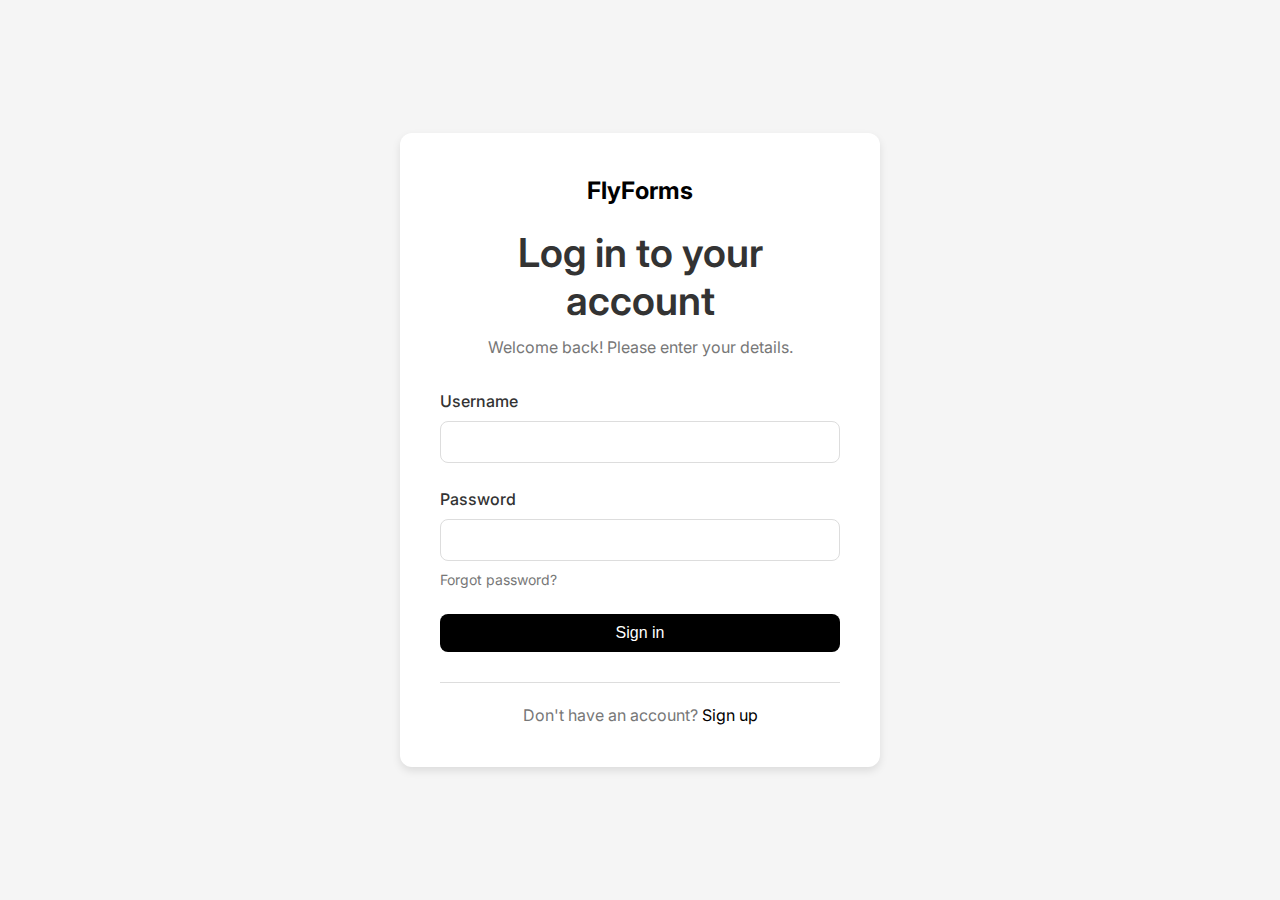
<file: dashboard.html>
<!DOCTYPE html>
<html lang="en">
<head>
    <meta charset="UTF-8">
    <meta name="viewport" content="width=device-width, initial-scale=1.0">
    <title>Dashboard - FlyForms</title>
    <link rel="preconnect" href="https://fonts.googleapis.com">
    <link rel="preconnect" href="https://fonts.gstatic.com" crossorigin>
    <link href="https://fonts.googleapis.com/css2?family=Inter:wght@300;400;500;600;700&display=swap" rel="stylesheet">
    <link rel="stylesheet" href="css/styles.css">
    <link rel="stylesheet" href="css/dashboard.css">
</head>
<body>
    <div class="dashboard-container">
        <aside class="sidebar">
            <div class="sidebar-header">
                <a href="dashboard.html" class="sidebar-logo">FlyForms</a>
                <button class="sidebar-toggle">
                    <svg xmlns="http://www.w3.org/2000/svg" width="24" height="24" viewBox="0 0 24 24" fill="none" stroke="currentColor" stroke-width="2" stroke-linecap="round" stroke-linejoin="round"><line x1="3" y1="12" x2="21" y2="12"></line><line x1="3" y1="6" x2="21" y2="6"></line><line x1="3" y1="18" x2="21" y2="18"></line></svg>
                </button>
            </div>
            <nav class="sidebar-nav">
                <ul>
                    <li class="active">
                        <a href="dashboard.html">
                            <svg xmlns="http://www.w3.org/2000/svg" width="24" height="24" viewBox="0 0 24 24" fill="none" stroke="currentColor" stroke-width="2" stroke-linecap="round" stroke-linejoin="round"><rect x="3" y="3" width="7" height="7"></rect><rect x="14" y="3" width="7" height="7"></rect><rect x="14" y="14" width="7" height="7"></rect><rect x="3" y="14" width="7" height="7"></rect></svg>
                            Dashboard
                        </a>
                    </li>
                    <li class="has-dropdown">
                        <a href="javascript:void(0);">
                            <svg xmlns="http://www.w3.org/2000/svg" width="24" height="24" viewBox="0 0 24 24" fill="none" stroke="currentColor" stroke-width="2" stroke-linecap="round" stroke-linejoin="round"><path d="M11 4H4a2 2 0 0 0-2 2v14a2 2 0 0 0 2 2h14a2 2 0 0 0 2-2v-7"></path><path d="M18.5 2.5a2.121 2.121 0 0 1 3 3L12 15l-4 1 1-4 9.5-9.5z"></path></svg>
                            Forms
                        </a>
                        <ul class="submenu">
                            <li><a href="forms.html">My Forms</a></li>
                            <li><a href="create-form.html">Create Form</a></li>
                        </ul>
                    </li>
                </ul>
            </nav>
            <div class="sidebar-footer">
                <a href="settings.html" class="sidebar-settings">
                    <svg xmlns="http://www.w3.org/2000/svg" width="24" height="24" viewBox="0 0 24 24" fill="none" stroke="currentColor" stroke-width="2" stroke-linecap="round" stroke-linejoin="round"><circle cx="12" cy="12" r="3"></circle><path d="M19.4 15a1.65 1.65 0 0 0 .33 1.82l.06.06a2 2 0 0 1 0 2.83 2 2 0 0 1-2.83 0l-.06-.06a1.65 1.65 0 0 0-1.82-.33 1.65 1.65 0 0 0-1 1.51V21a2 2 0 0 1-2 2 2 2 0 0 1-2-2v-.09A1.65 1.65 0 0 0 9 19.4a1.65 1.65 0 0 0-1.82.33l-.06.06a2 2 0 0 1-2.83 0 2 2 0 0 1 0-2.83l.06-.06a1.65 1.65 0 0 0 .33-1.82 1.65 1.65 0 0 0-1.51-1H3a2 2 0 0 1-2-2 2 2 0 0 1 2-2h.09A1.65 1.65 0 0 0 4.6 9a1.65 1.65 0 0 0-.33-1.82l-.06-.06a2 2 0 0 1 0-2.83 2 2 0 0 1 2.83 0l.06.06a1.65 1.65 0 0 0 1.82.33H9a1.65 1.65 0 0 0 1-1.51V3a2 2 0 0 1 2-2 2 2 0 0 1 2 2v.09a1.65 1.65 0 0 0 1 1.51 1.65 1.65 0 0 0 1.82-.33l.06-.06a2 2 0 0 1 2.83 0 2 2 0 0 1 0 2.83l-.06.06a1.65 1.65 0 0 0-.33 1.82V9a1.65 1.65 0 0 0 1.51 1H21a2 2 0 0 1 2 2 2 2 0 0 1-2 2h-.09a1.65 1.65 0 0 0-1.51 1z"></path></svg>
                    Settings
                </a>
                <button id="logout-btn" class="sidebar-logout">
                    <svg xmlns="http://www.w3.org/2000/svg" width="24" height="24" viewBox="0 0 24 24" fill="none" stroke="currentColor" stroke-width="2" stroke-linecap="round" stroke-linejoin="round"><path d="M9 21H5a2 2 0 0 1-2-2V5a2 2 0 0 1 2-2h4"></path><polyline points="16 17 21 12 16 7"></polyline><line x1="21" y1="12" x2="9" y2="12"></line></svg>
                    Logout
                </button>
            </div>
        </aside>

        <main class="dashboard-main">
            <header class="dashboard-header">
                <div class="header-left">
                    <button class="mobile-sidebar-toggle d-md-none">
                        <svg xmlns="http://www.w3.org/2000/svg" width="24" height="24" viewBox="0 0 24 24" fill="none" stroke="currentColor" stroke-width="2" stroke-linecap="round" stroke-linejoin="round"><line x1="3" y1="12" x2="21" y2="12"></line><line x1="3" y1="6" x2="21" y2="6"></line><line x1="3" y1="18" x2="21" y2="18"></line></svg>
                    </button>
                    <h1>Dashboard</h1>
                </div>
                <div class="header-right">
                    <div class="user-dropdown">
                        <button class="user-dropdown-toggle">
                            <div class="user-avatar">
                                <span id="user-initials">JD</span>
                            </div>
                            <span id="user-name">John Doe</span>
                            <svg xmlns="http://www.w3.org/2000/svg" width="16" height="16" viewBox="0 0 24 24" fill="none" stroke="currentColor" stroke-width="2" stroke-linecap="round" stroke-linejoin="round"><polyline points="6 9 12 15 18 9"></polyline></svg>
                        </button>
                        <div class="user-dropdown-menu">
                            <a href="profile.html">
                                <svg xmlns="http://www.w3.org/2000/svg" width="16" height="16" viewBox="0 0 24 24" fill="none" stroke="currentColor" stroke-width="2" stroke-linecap="round" stroke-linejoin="round"><path d="M20 21v-2a4 4 0 0 0-4-4H8a4 4 0 0 0-4 4v2"></path><circle cx="12" cy="7" r="4"></circle></svg>
                                Profile
                            </a>
                            <a href="settings.html">
                                <svg xmlns="http://www.w3.org/2000/svg" width="16" height="16" viewBox="0 0 24 24" fill="none" stroke="currentColor" stroke-width="2" stroke-linecap="round" stroke-linejoin="round"><circle cx="12" cy="12" r="3"></circle><path d="M19.4 15a1.65 1.65 0 0 0 .33 1.82l.06.06a2 2 0 0 1 0 2.83 2 2 0 0 1-2.83 0l-.06-.06a1.65 1.65 0 0 0-1.82-.33 1.65 1.65 0 0 0-1 1.51V21a2 2 0 0 1-2 2 2 2 0 0 1-2-2v-.09A1.65 1.65 0 0 0 9 19.4a1.65 1.65 0 0 0-1.82.33l-.06.06a2 2 0 0 1-2.83 0 2 2 0 0 1 0-2.83l.06-.06a1.65 1.65 0 0 0 .33-1.82 1.65 1.65 0 0 0-1.51-1H3a2 2 0 0 1-2-2 2 2 0 0 1 2-2h.09A1.65 1.65 0 0 0 4.6 9a1.65 1.65 0 0 0-.33-1.82l-.06-.06a2 2 0 0 1 0-2.83 2 2 0 0 1 2.83 0l.06.06a1.65 1.65 0 0 0 1.82.33H9a1.65 1.65 0 0 0 1-1.51V3a2 2 0 0 1 2-2 2 2 0 0 1 2 2v.09a1.65 1.65 0 0 0 1 1.51 1.65 1.65 0 0 0 1.82-.33l.06-.06a2 2 0 0 1 2.83 0 2 2 0 0 1 0 2.83l-.06.06a1.65 1.65 0 0 0-.33 1.82V9a1.65 1.65 0 0 0 1.51 1H21a2 2 0 0 1 2 2 2 2 0 0 1-2 2h-.09a1.65 1.65 0 0 0-1.51 1z"></path></svg>
                                Settings
                            </a>
                            <a href="#" id="dropdown-logout">
                                <svg xmlns="http://www.w3.org/2000/svg" width="16" height="16" viewBox="0 0 24 24" fill="none" stroke="currentColor" stroke-width="2" stroke-linecap="round" stroke-linejoin="round"><path d="M9 21H5a2 2 0 0 1-2-2V5a2 2 0 0 1 2-2h4"></path><polyline points="16 17 21 12 16 7"></polyline><line x1="21" y1="12" x2="9" y2="12"></line></svg>
                                Logout
                            </a>
                        </div>
                    </div>
                </div>
            </header>

            <div class="dashboard-content">
                <div class="dashboard-summary">
                    <div class="summary-card">
                        <div class="summary-icon">
                            <svg xmlns="http://www.w3.org/2000/svg" width="24" height="24" viewBox="0 0 24 24" fill="none" stroke="currentColor" stroke-width="2" stroke-linecap="round" stroke-linejoin="round"><path d="M11 4H4a2 2 0 0 0-2 2v14a2 2 0 0 0 2 2h14a2 2 0 0 0 2-2v-7"></path><path d="M18.5 2.5a2.121 2.121 0 0 1 3 3L12 15l-4 1 1-4 9.5-9.5z"></path></svg>
                        </div>
                        <div class="summary-details">
                            <h3>Total Forms</h3>
                            <div class="summary-value" id="total-forms">0</div>
                        </div>
                    </div>
                    <div class="summary-card">
                        <div class="summary-icon">
                            <svg xmlns="http://www.w3.org/2000/svg" width="24" height="24" viewBox="0 0 24 24" fill="none" stroke="currentColor" stroke-width="2" stroke-linecap="round" stroke-linejoin="round"><path d="M21 15a2 2 0 0 1-2 2H7l-4 4V5a2 2 0 0 1 2-2h14a2 2 0 0 1 2 2z"></path></svg>
                        </div>
                        <div class="summary-details">
                            <h3>Total Responses</h3>
                            <div class="summary-value" id="total-responses">0</div>
                        </div>
                    </div>
                    <div class="summary-card">
                        <div class="summary-icon">
                            <svg xmlns="http://www.w3.org/2000/svg" width="24" height="24" viewBox="0 0 24 24" fill="none" stroke="currentColor" stroke-width="2" stroke-linecap="round" stroke-linejoin="round"><polyline points="22 12 18 12 15 21 9 3 6 12 2 12"></polyline></svg>
                        </div>
                        <div class="summary-details">
                            <h3>Response Rate</h3>
                            <div class="summary-value" id="response-rate">0%</div>
                        </div>
                    </div>
                    <div class="summary-card">
                        <div class="summary-icon">
                            <svg xmlns="http://www.w3.org/2000/svg" width="24" height="24" viewBox="0 0 24 24" fill="none" stroke="currentColor" stroke-width="2" stroke-linecap="round" stroke-linejoin="round"><circle cx="12" cy="12" r="10"></circle><polyline points="12 6 12 12 16 14"></polyline></svg>
                        </div>
                        <div class="summary-details">
                            <h3>Active Forms</h3>
                            <div class="summary-value" id="active-forms">0</div>
                        </div>
                    </div>
                </div>

                <div class="dashboard-sections">
                    <div class="dashboard-section">
                        <div class="section-header">
                            <h2>Recent Forms</h2>
                            <a href="forms.html" class="btn btn-small">View All</a>
                        </div>
                        <div class="recent-forms" id="recent-forms-list">
                            <div class="empty-state">
                                <div class="empty-icon">
                                    <svg xmlns="http://www.w3.org/2000/svg" width="48" height="48" viewBox="0 0 24 24" fill="none" stroke="currentColor" stroke-width="2" stroke-linecap="round" stroke-linejoin="round"><path d="M11 4H4a2 2 0 0 0-2 2v14a2 2 0 0 0 2 2h14a2 2 0 0 0 2-2v-7"></path><path d="M18.5 2.5a2.121 2.121 0 0 1 3 3L12 15l-4 1 1-4 9.5-9.5z"></path></svg>
                                </div>
                                <h3>No forms yet</h3>
                                <p>Create your first form to get started</p>
                                <a href="create-form.html" class="btn btn-primary">Create Form</a>
                            </div>
                        </div>
                    </div>
                    
                    <div class="dashboard-section">
                        <div class="section-header">
                            <h2>Recent Responses</h2>
                            <a href="responses.html" class="btn btn-small">View All</a>
                        </div>
                        <div class="recent-responses" id="recent-responses-list">
                            <div class="empty-state">
                                <div class="empty-icon">
                                    <svg xmlns="http://www.w3.org/2000/svg" width="48" height="48" viewBox="0 0 24 24" fill="none" stroke="currentColor" stroke-width="2" stroke-linecap="round" stroke-linejoin="round"><path d="M21 15a2 2 0 0 1-2 2H7l-4 4V5a2 2 0 0 1 2-2h14a2 2 0 0 1 2 2z"></path></svg>
                                </div>
                                <h3>No responses yet</h3>
                                <p>Share your forms to collect responses</p>
                            </div>
                        </div>
                    </div>
                </div>

                <div class="dashboard-quickstart">
                    <div class="quickstart-header">
                        <h2>Quick Start</h2>
                    </div>
                    <div class="quickstart-items">
                        <a href="create-form.html" class="quickstart-item">
                            <div class="quickstart-icon">
                                <svg xmlns="http://www.w3.org/2000/svg" width="24" height="24" viewBox="0 0 24 24" fill="none" stroke="currentColor" stroke-width="2" stroke-linecap="round" stroke-linejoin="round"><circle cx="12" cy="12" r="10"></circle><line x1="12" y1="8" x2="12" y2="16"></line><line x1="8" y1="12" x2="16" y2="12"></line></svg>
                            </div>
                            <div class="quickstart-content">
                                <h3>Create a new form</h3>
                                <p>Start from scratch with our form builder</p>
                            </div>
                        </a>
                        <a href="templates.html" class="quickstart-item">
                            <div class="quickstart-icon">
                                <svg xmlns="http://www.w3.org/2000/svg" width="24" height="24" viewBox="0 0 24 24" fill="none" stroke="currentColor" stroke-width="2" stroke-linecap="round" stroke-linejoin="round"><polygon points="12 2 2 7 12 12 22 7 12 2"></polygon><polyline points="2 17 12 22 22 17"></polyline><polyline points="2 12 12 17 22 12"></polyline></svg>
                            </div>
                            <div class="quickstart-content">
                                <h3>Use a template</h3>
                                <p>Choose from our pre-designed templates</p>
                            </div>
                        </a>
                        <a href="help.html" class="quickstart-item">
                            <div class="quickstart-icon">
                                <svg xmlns="http://www.w3.org/2000/svg" width="24" height="24" viewBox="0 0 24 24" fill="none" stroke="currentColor" stroke-width="2" stroke-linecap="round" stroke-linejoin="round"><circle cx="12" cy="12" r="10"></circle><path d="M9.09 9a3 3 0 0 1 5.83 1c0 2-3 3-3 3"></path><line x1="12" y1="17" x2="12.01" y2="17"></line></svg>
                            </div>
                            <div class="quickstart-content">
                                <h3>Learn FlyForms</h3>
                                <p>Check out our guides and tutorials</p>
                            </div>
                        </a>
                    </div>
                </div>
            </div>
        </main>
    </div>

    <!-- Overlay for mobile sidebar -->
    <div class="sidebar-overlay"></div>

    <script src="js/config.js"></script>
    <script src="js/auth-check.js"></script>
    <script src="js/dashboard.js"></script>
</body>
</html>
</file>
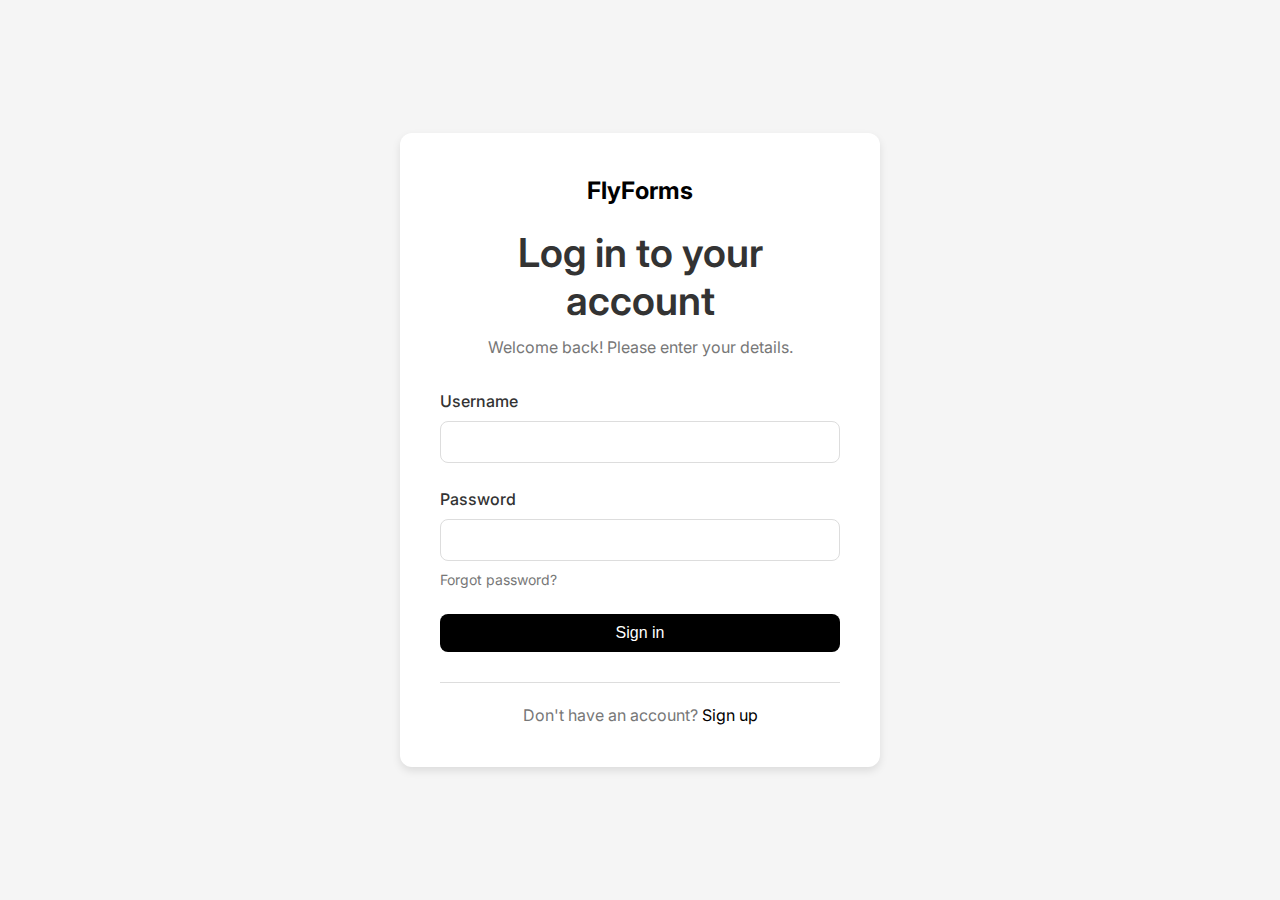
<file: edit-form.html>
<!DOCTYPE html>
<html lang="en">
<head>
    <meta charset="UTF-8">
    <meta name="viewport" content="width=device-width, initial-scale=1.0">
    <title>Edit Form - FlyForms</title>
    <link rel="preconnect" href="https://fonts.googleapis.com">
    <link rel="preconnect" href="https://fonts.gstatic.com" crossorigin>
    <link href="https://fonts.googleapis.com/css2?family=Inter:wght@300;400;500;600;700&display=swap" rel="stylesheet">
    <link rel="stylesheet" href="css/styles.css">
    <link rel="stylesheet" href="css/dashboard.css">
    <link rel="stylesheet" href="css/forms.css">
    <link rel="stylesheet" href="css/edit-form.css">
</head>
<body>
    <div class="dashboard-container">
        <aside class="sidebar">
            <div class="sidebar-header">
                <a href="dashboard.html" class="sidebar-logo">FlyForms</a>
                <button class="sidebar-toggle">
                    <svg xmlns="http://www.w3.org/2000/svg" width="24" height="24" viewBox="0 0 24 24" fill="none" stroke="currentColor" stroke-width="2" stroke-linecap="round" stroke-linejoin="round"><line x1="3" y1="12" x2="21" y2="12"></line><line x1="3" y1="6" x2="21" y2="6"></line><line x1="3" y1="18" x2="21" y2="18"></line></svg>
                </button>
            </div>
            <nav class="sidebar-nav">
                <ul>
                    <li>
                        <a href="dashboard.html">
                            <svg xmlns="http://www.w3.org/2000/svg" width="24" height="24" viewBox="0 0 24 24" fill="none" stroke="currentColor" stroke-width="2" stroke-linecap="round" stroke-linejoin="round"><rect x="3" y="3" width="7" height="7"></rect><rect x="14" y="3" width="7" height="7"></rect><rect x="14" y="14" width="7" height="7"></rect><rect x="3" y="14" width="7" height="7"></rect></svg>
                            Dashboard
                        </a>
                    </li>
                    <li class="active">
                        <a href="forms.html">
                            <svg xmlns="http://www.w3.org/2000/svg" width="24" height="24" viewBox="0 0 24 24" fill="none" stroke="currentColor" stroke-width="2" stroke-linecap="round" stroke-linejoin="round"><path d="M11 4H4a2 2 0 0 0-2 2v14a2 2 0 0 0 2 2h14a2 2 0 0 0 2-2v-7"></path><path d="M18.5 2.5a2.121 2.121 0 0 1 3 3L12 15l-4 1 1-4 9.5-9.5z"></path></svg>
                            My Forms
                        </a>
                    </li>
                </ul>
            </nav>
            <div class="sidebar-footer">
                <a href="settings.html" class="sidebar-settings">
                    <svg xmlns="http://www.w3.org/2000/svg" width="24" height="24" viewBox="0 0 24 24" fill="none" stroke="currentColor" stroke-width="2" stroke-linecap="round" stroke-linejoin="round"><circle cx="12" cy="12" r="3"></circle><path d="M19.4 15a1.65 1.65 0 0 0 .33 1.82l.06.06a2 2 0 0 1 0 2.83 2 2 0 0 1-2.83 0l-.06-.06a1.65 1.65 0 0 0-1.82-.33 1.65 1.65 0 0 0-1 1.51V21a2 2 0 0 1-2 2 2 2 0 0 1-2-2v-.09A1.65 1.65 0 0 0 9 19.4a1.65 1.65 0 0 0-1.82.33l-.06.06a2 2 0 0 1-2.83 0 2 2 0 0 1 0-2.83l.06-.06a1.65 1.65 0 0 0 .33-1.82 1.65 1.65 0 0 0-1.51-1H3a2 2 0 0 1-2-2 2 2 0 0 1 2-2h.09A1.65 1.65 0 0 0 4.6 9a1.65 1.65 0 0 0-.33-1.82l-.06-.06a2 2 0 0 1 0-2.83 2 2 0 0 1 2.83 0l.06.06a1.65 1.65 0 0 0 1.82.33H9a1.65 1.65 0 0 0 1-1.51V3a2 2 0 0 1 2-2 2 2 0 0 1 2 2v.09a1.65 1.65 0 0 0 1 1.51 1.65 1.65 0 0 0 1.82-.33l.06-.06a2 2 0 0 1 2.83 0 2 2 0 0 1 0 2.83l-.06.06a1.65 1.65 0 0 0-.33 1.82V9a1.65 1.65 0 0 0 1.51 1H21a2 2 0 0 1 2 2 2 2 0 0 1-2 2h-.09a1.65 1.65 0 0 0-1.51 1z"></path></svg>
                    Settings
                </a>
                <button id="logout-btn" class="sidebar-logout">
                    <svg xmlns="http://www.w3.org/2000/svg" width="24" height="24" viewBox="0 0 24 24" fill="none" stroke="currentColor" stroke-width="2" stroke-linecap="round" stroke-linejoin="round"><path d="M9 21H5a2 2 0 0 1-2-2V5a2 2 0 0 1 2-2h4"></path><polyline points="16 17 21 12 16 7"></polyline><line x1="21" y1="12" x2="9" y2="12"></line></svg>
                    Logout
                </button>
            </div>
        </aside>

        <main class="dashboard-main">
            <header class="dashboard-header">
                <div class="header-left">
                    <h1 id="form-title-header">Edit Form</h1>
                </div>
                <div class="header-right">
                    <div class="action-buttons">
                        <button id="preview-form-btn" class="btn btn-outline">
                            <svg xmlns="http://www.w3.org/2000/svg" width="18" height="18" viewBox="0 0 24 24" fill="none" stroke="currentColor" stroke-width="2" stroke-linecap="round" stroke-linejoin="round"><path d="M1 12s4-8 11-8 11 8 11 8-4 8-11 8-11-8-11-8z"></path><circle cx="12" cy="12" r="3"></circle></svg>
                            Preview
                        </button>
                        <button id="share-form-btn" class="btn btn-outline">
                            <svg xmlns="http://www.w3.org/2000/svg" width="18" height="18" viewBox="0 0 24 24" fill="none" stroke="currentColor" stroke-width="2" stroke-linecap="round" stroke-linejoin="round"><circle cx="18" cy="5" r="3"></circle><circle cx="6" cy="12" r="3"></circle><circle cx="18" cy="19" r="3"></circle><line x1="8.59" y1="13.51" x2="15.42" y2="17.49"></line><line x1="15.41" y1="6.51" x2="8.59" y2="10.49"></line></svg>
                            Share
                        </button>
                        <button id="save-form-btn" class="btn btn-primary">
                            <svg xmlns="http://www.w3.org/2000/svg" width="18" height="18" viewBox="0 0 24 24" fill="none" stroke="currentColor" stroke-width="2" stroke-linecap="round" stroke-linejoin="round"><path d="M19 21H5a2 2 0 0 1-2-2V5a2 2 0 0 1 2-2h11l5 5v11a2 2 0 0 1-2 2z"></path><polyline points="17 21 17 13 7 13 7 21"></polyline><polyline points="7 3 7 8 15 8"></polyline></svg>
                            Save Form
                        </button>
                    </div>
                </div>
            </header>

            <div class="dashboard-content">
                <div class="form-editor-container">
                    <div class="form-editor-header">
                        <div class="form-field">
                            <label for="form-title-input">Form Title</label>
                            <input type="text" id="form-title-input" placeholder="Enter form title" required>
                        </div>
                        <div class="form-field">
                            <label for="form-description-input">Form Description (optional)</label>
                            <textarea id="form-description-input" placeholder="Enter a description for your form"></textarea>
                        </div>
                    </div>
                    
                    <div class="form-editor-content">
                        <div class="form-editor-main">
                            <div class="form-section">
                                <div class="form-section-header">
                                    <h3 class="form-section-title">Start Screen</h3>
                                </div>
                                <div class="form-field">
                                    <label for="start-screen-title">Welcome Title</label>
                                    <input type="text" id="start-screen-title" placeholder="Welcome to my form">
                                </div>
                                <div class="form-field">
                                    <label for="start-screen-description">Welcome Message</label>
                                    <textarea id="start-screen-description" placeholder="Add a message to introduce your form"></textarea>
                                </div>
                            </div>
                            
                            <div class="form-section">
                                <div class="form-section-header">
                                    <h3 class="form-section-title">Questions</h3>
                                </div>
                                
                                <div id="questions-container">
                                    <!-- Questions will be added here dynamically -->
                                </div>
                                
                                <button id="add-question-btn" class="add-question-btn">
                                    <svg xmlns="http://www.w3.org/2000/svg" width="20" height="20" viewBox="0 0 24 24" fill="none" stroke="currentColor" stroke-width="2" stroke-linecap="round" stroke-linejoin="round"><line x1="12" y1="5" x2="12" y2="19"></line><line x1="5" y1="12" x2="19" y2="12"></line></svg>
                                    Add Question
                                </button>
                            </div>
                            
                            <div class="form-section">
                                <div class="form-section-header">
                                    <h3 class="form-section-title">End Screen</h3>
                                </div>
                                <div class="form-field">
                                    <label for="end-screen-title">Thank You Title</label>
                                    <input type="text" id="end-screen-title" placeholder="Thank you for your submission!">
                                </div>
                                <div class="form-field">
                                    <label for="end-screen-description">Thank You Message</label>
                                    <textarea id="end-screen-description" placeholder="Add a thank you message to display after form submission"></textarea>
                                </div>
                            </div>
                        </div>
                        
                        <div class="form-editor-sidebar">
                            <div class="form-sidebar-card">
                                <h3 class="form-sidebar-title">Form Settings</h3>
                                <div class="form-settings-group">
                                    <label class="form-settings-label">Status</label>
                                    <div class="form-option">
                                        <input type="checkbox" id="form-active" checked>
                                        <label for="form-active">Form is active</label>
                                    </div>
                                </div>
                                
                                <div class="form-settings-group">
                                    <label class="form-settings-label">Responses</label>
                                    <div class="form-field">
                                        <input type="number" id="max-responses" placeholder="Unlimited" min="1">
                                        <small>Maximum number of responses (leave empty for unlimited)</small>
                                    </div>
                                </div>
                                
                                <div class="form-settings-group">
                                    <label class="form-settings-label">Expiration</label>
                                    <div class="form-field">
                                        <input type="date" id="expiration-date">
                                        <small>Date when form will become inactive (leave empty for no expiration)</small>
                                    </div>
                                </div>
                                
                                <div class="form-settings-group">
                                    <label class="form-settings-label">Theme Color</label>
                                    <div class="theme-colors">
                                        <div class="theme-color active" style="background-color: #4361ee;" data-color="#4361ee"></div>
                                        <div class="theme-color" style="background-color: #3a0ca3;" data-color="#3a0ca3"></div>
                                        <div class="theme-color" style="background-color: #4cc9f0;" data-color="#4cc9f0"></div>
                                        <div class="theme-color" style="background-color: #4d908e;" data-color="#4d908e"></div>
                                        <div class="theme-color" style="background-color: #f72585;" data-color="#f72585"></div>
                                        <div class="theme-color" style="background-color: #fb8500;" data-color="#fb8500"></div>
                                    </div>
                                </div>
                            </div>
                            
                            <div class="form-sidebar-card">
                                <h3 class="form-sidebar-title">Question Types</h3>
                                <div class="question-types-list">
                                    <div class="question-type-item" data-type="text">
                                        <div class="question-type-icon">
                                            <svg xmlns="http://www.w3.org/2000/svg" width="18" height="18" viewBox="0 0 24 24" fill="none" stroke="currentColor" stroke-width="2" stroke-linecap="round" stroke-linejoin="round"><line x1="17" y1="10" x2="3" y2="10"></line><line x1="21" y1="6" x2="3" y2="6"></line><line x1="21" y1="14" x2="3" y2="14"></line><line x1="17" y1="18" x2="3" y2="18"></line></svg>
                                        </div>
                                        <span class="question-type-label">Short Text</span>
                                    </div>
                                    <div class="question-type-item" data-type="paragraph">
                                        <div class="question-type-icon">
                                            <svg xmlns="http://www.w3.org/2000/svg" width="18" height="18" viewBox="0 0 24 24" fill="none" stroke="currentColor" stroke-width="2" stroke-linecap="round" stroke-linejoin="round"><line x1="21" y1="6" x2="3" y2="6"></line><line x1="21" y1="10" x2="3" y2="10"></line><line x1="21" y1="14" x2="3" y2="14"></line><line x1="21" y1="18" x2="3" y2="18"></line></svg>
                                        </div>
                                        <span class="question-type-label">Paragraph</span>
                                    </div>
                                    <div class="question-type-item" data-type="multiple_choice">
                                        <div class="question-type-icon">
                                            <svg xmlns="http://www.w3.org/2000/svg" width="18" height="18" viewBox="0 0 24 24" fill="none" stroke="currentColor" stroke-width="2" stroke-linecap="round" stroke-linejoin="round"><circle cx="12" cy="12" r="10"></circle><circle cx="12" cy="12" r="3"></circle></svg>
                                        </div>
                                        <span class="question-type-label">Multiple Choice</span>
                                    </div>
                                    <div class="question-type-item" data-type="checkbox">
                                        <div class="question-type-icon">
                                            <svg xmlns="http://www.w3.org/2000/svg" width="18" height="18" viewBox="0 0 24 24" fill="none" stroke="currentColor" stroke-width="2" stroke-linecap="round" stroke-linejoin="round"><polyline points="9 11 12 14 22 4"></polyline><path d="M21 12v7a2 2 0 0 1-2 2H5a2 2 0 0 1-2-2V5a2 2 0 0 1 2-2h11"></path></svg>
                                        </div>
                                        <span class="question-type-label">Checkbox</span>
                                    </div>
                                    <div class="question-type-item" data-type="dropdown">
                                        <div class="question-type-icon">
                                            <svg xmlns="http://www.w3.org/2000/svg" width="18" height="18" viewBox="0 0 24 24" fill="none" stroke="currentColor" stroke-width="2" stroke-linecap="round" stroke-linejoin="round"><path d="M6 9l6 6 6-6"/></svg>
                                        </div>
                                        <span class="question-type-label">Dropdown</span>
                                    </div>
                                    <div class="question-type-item" data-type="date">
                                        <div class="question-type-icon">
                                            <svg xmlns="http://www.w3.org/2000/svg" width="18" height="18" viewBox="0 0 24 24" fill="none" stroke="currentColor" stroke-width="2" stroke-linecap="round" stroke-linejoin="round"><rect x="3" y="4" width="18" height="18" rx="2" ry="2"></rect><line x1="16" y1="2" x2="16" y2="6"></line><line x1="8" y1="2" x2="8" y2="6"></line><line x1="3" y1="10" x2="21" y2="10"></line></svg>
                                        </div>
                                        <span class="question-type-label">Date</span>
                                    </div>
                                    <div class="question-type-item" data-type="email">
                                        <div class="question-type-icon">
                                            <svg xmlns="http://www.w3.org/2000/svg" width="18" height="18" viewBox="0 0 24 24" fill="none" stroke="currentColor" stroke-width="2" stroke-linecap="round" stroke-linejoin="round"><path d="M4 4h16c1.1 0 2 .9 2 2v12c0 1.1-.9 2-2 2H4c-1.1 0-2-.9-2-2V6c0-1.1.9-2 2-2z"></path><polyline points="22,6 12,13 2,6"></polyline></svg>
                                        </div>
                                        <span class="question-type-label">Email</span>
                                    </div>
                                    <div class="question-type-item" data-type="number">
                                        <div class="question-type-icon">
                                            <svg xmlns="http://www.w3.org/2000/svg" width="18" height="18" viewBox="0 0 24 24" fill="none" stroke="currentColor" stroke-width="2" stroke-linecap="round" stroke-linejoin="round"><line x1="12" y1="1" x2="12" y2="23"></line><path d="M17 5H9.5a3.5 3.5 0 0 0 0 7h5a3.5 3.5 0 0 1 0 7H6"></path></svg>
                                        </div>
                                        <span class="question-type-label">Number</span>
                                    </div>
                                    <div class="question-type-item" data-type="rating">
                                        <div class="question-type-icon">
                                            <svg xmlns="http://www.w3.org/2000/svg" width="18" height="18" viewBox="0 0 24 24" fill="none" stroke="currentColor" stroke-width="2" stroke-linecap="round" stroke-linejoin="round"><polygon points="12 2 15.09 8.26 22 9.27 17 14.14 18.18 21.02 12 17.77 5.82 21.02 7 14.14 2 9.27 8.91 8.26 12 2"></polygon></svg>
                                        </div>
                                        <span class="question-type-label">Rating</span>
                                    </div>
                                    <div class="question-type-item" data-type="file">
                                        <div class="question-type-icon">
                                            <svg xmlns="http://www.w3.org/2000/svg" width="18" height="18" viewBox="0 0 24 24" fill="none" stroke="currentColor" stroke-width="2" stroke-linecap="round" stroke-linejoin="round"><path d="M13 2H6a2 2 0 0 0-2 2v16a2 2 0 0 0 2 2h12a2 2 0 0 0 2-2V9z"></path><polyline points="13 2 13 9 20 9"></polyline></svg>
                                        </div>
                                        <span class="question-type-label">File Upload</span>
                                    </div>
                                </div>
                            </div>
                        </div>
                    </div>
                </div>
            </div>
        </main>
    </div>

    <!-- Add Question Modal -->
    <div class="modal" id="add-question-modal">
        <div class="modal-content">
            <div class="modal-header">
                <h3>Add Question</h3>
                <button class="modal-close">&times;</button>
            </div>
            <div class="modal-body">
                <div class="question-types-grid">
                    <div class="question-type-card" data-type="text">
                        <div class="question-type-icon">
                            <svg xmlns="http://www.w3.org/2000/svg" width="24" height="24" viewBox="0 0 24 24" fill="none" stroke="currentColor" stroke-width="2" stroke-linecap="round" stroke-linejoin="round"><line x1="17" y1="10" x2="3" y2="10"></line><line x1="21" y1="6" x2="3" y2="6"></line><line x1="21" y1="14" x2="3" y2="14"></line><line x1="17" y1="18" x2="3" y2="18"></line></svg>
                        </div>
                        <h4>Short Text</h4>
                        <p>For collecting brief text responses</p>
                    </div>
                    <div class="question-type-card" data-type="paragraph">
                        <div class="question-type-icon">
                            <svg xmlns="http://www.w3.org/2000/svg" width="24" height="24" viewBox="0 0 24 24" fill="none" stroke="currentColor" stroke-width="2" stroke-linecap="round" stroke-linejoin="round"><line x1="21" y1="6" x2="3" y2="6"></line><line x1="21" y1="10" x2="3" y2="10"></line><line x1="21" y1="14" x2="3" y2="14"></line><line x1="21" y1="18" x2="3" y2="18"></line></svg>
                        </div>
                        <h4>Paragraph</h4>
                        <p>For collecting longer text responses</p>
                    </div>
                    <div class="question-type-card" data-type="multiple_choice">
                        <div class="question-type-icon">
                            <svg xmlns="http://www.w3.org/2000/svg" width="24" height="24" viewBox="0 0 24 24" fill="none" stroke="currentColor" stroke-width="2" stroke-linecap="round" stroke-linejoin="round"><circle cx="12" cy="12" r="10"></circle><circle cx="12" cy="12" r="3"></circle></svg>
                        </div>
                        <h4>Multiple Choice</h4>
                        <p>For selecting one option from a list</p>
                    </div>
                    <div class="question-type-card" data-type="checkbox">
                        <div class="question-type-icon">
                            <svg xmlns="http://www.w3.org/2000/svg" width="24" height="24" viewBox="0 0 24 24" fill="none" stroke="currentColor" stroke-width="2" stroke-linecap="round" stroke-linejoin="round"><polyline points="9 11 12 14 22 4"></polyline><path d="M21 12v7a2 2 0 0 1-2 2H5a2 2 0 0 1-2-2V5a2 2 0 0 1 2-2h11"></path></svg>
                        </div>
                        <h4>Checkbox</h4>
                        <p>For selecting multiple options from a list</p>
                    </div>
                    <div class="question-type-card" data-type="dropdown">
                        <div class="question-type-icon">
                            <svg xmlns="http://www.w3.org/2000/svg" width="24" height="24" viewBox="0 0 24 24" fill="none" stroke="currentColor" stroke-width="2" stroke-linecap="round" stroke-linejoin="round"><path d="M6 9l6 6 6-6"/></svg>
                        </div>
                        <h4>Dropdown</h4>
                        <p>For selecting one option from a dropdown menu</p>
                    </div>
                    <div class="question-type-card" data-type="date">
                        <div class="question-type-icon">
                            <svg xmlns="http://www.w3.org/2000/svg" width="24" height="24" viewBox="0 0 24 24" fill="none" stroke="currentColor" stroke-width="2" stroke-linecap="round" stroke-linejoin="round"><rect x="3" y="4" width="18" height="18" rx="2" ry="2"></rect><line x1="16" y1="2" x2="16" y2="6"></line><line x1="8" y1="2" x2="8" y2="6"></line><line x1="3" y1="10" x2="21" y2="10"></line></svg>
                        </div>
                        <h4>Date</h4>
                        <p>For collecting date information</p>
                    </div>
                    <div class="question-type-card" data-type="email">
                        <div class="question-type-icon">
                            <svg xmlns="http://www.w3.org/2000/svg" width="24" height="24" viewBox="0 0 24 24" fill="none" stroke="currentColor" stroke-width="2" stroke-linecap="round" stroke-linejoin="round"><path d="M4 4h16c1.1 0 2 .9 2 2v12c0 1.1-.9 2-2 2H4c-1.1 0-2-.9-2-2V6c0-1.1.9-2 2-2z"></path><polyline points="22,6 12,13 2,6"></polyline></svg>
                        </div>
                        <h4>Email</h4>
                        <p>For collecting email addresses</p>
                    </div>
                    <div class="question-type-card" data-type="number">
                        <div class="question-type-icon">
                            <svg xmlns="http://www.w3.org/2000/svg" width="24" height="24" viewBox="0 0 24 24" fill="none" stroke="currentColor" stroke-width="2" stroke-linecap="round" stroke-linejoin="round"><line x1="12" y1="1" x2="12" y2="23"></line><path d="M17 5H9.5a3.5 3.5 0 0 0 0 7h5a3.5 3.5 0 0 1 0 7H6"></path></svg>
                        </div>
                        <h4>Number</h4>
                        <p>For collecting numeric information</p>
                    </div>
                    <div class="question-type-card" data-type="rating">
                        <div class="question-type-icon">
                            <svg xmlns="http://www.w3.org/2000/svg" width="24" height="24" viewBox="0 0 24 24" fill="none" stroke="currentColor" stroke-width="2" stroke-linecap="round" stroke-linejoin="round"><polygon points="12 2 15.09 8.26 22 9.27 17 14.14 18.18 21.02 12 17.77 5.82 21.02 7 14.14 2 9.27 8.91 8.26 12 2"></polygon></svg>
                        </div>
                        <h4>Rating</h4>
                        <p>For collecting ratings on a scale</p>
                    </div>
                    <div class="question-type-card" data-type="file">
                        <div class="question-type-icon">
                            <svg xmlns="http://www.w3.org/2000/svg" width="24" height="24" viewBox="0 0 24 24" fill="none" stroke="currentColor" stroke-width="2" stroke-linecap="round" stroke-linejoin="round"><path d="M13 2H6a2 2 0 0 0-2 2v16a2 2 0 0 0 2 2h12a2 2 0 0 0 2-2V9z"></path><polyline points="13 2 13 9 20 9"></polyline></svg>
                        </div>
                        <h4>File Upload</h4>
                        <p>For collecting files and documents</p>
                    </div>
                </div>
            </div>
        </div>
    </div>

    <!-- Preview Form Modal -->
    <div class="modal" id="preview-form-modal">
        <div class="modal-content modal-lg">
            <div class="modal-header">
                <h3>Form Preview</h3>
                <button class="modal-close">&times;</button>
            </div>
            <div class="modal-body">
                <div class="preview-section">
                    <div class="preview-header">
                        <h2 class="preview-title" id="preview-form-title">Form Title</h2>
                        <p class="preview-description" id="preview-form-description">Form description goes here</p>
                    </div>
                    <div class="preview-questions" id="preview-questions-container">
                        <!-- Questions will be added here dynamically -->
                    </div>
                </div>
            </div>
        </div>
    </div>

    <!-- Share Form Modal -->
    <div class="modal" id="share-form-modal">
        <div class="modal-content">
            <div class="modal-header">
                <h3>Share Form</h3>
                <button class="modal-close">&times;</button>
            </div>
            <div class="modal-body">
                <div class="form-group">
                    <label>Form Link</label>
                    <div class="input-with-copy">
                        <input type="text" id="form-link" readonly>
                        <button id="copy-link" class="btn btn-small">
                            <svg xmlns="http://www.w3.org/2000/svg" width="16" height="16" viewBox="0 0 24 24" fill="none" stroke="currentColor" stroke-width="2" stroke-linecap="round" stroke-linejoin="round"><rect x="9" y="9" width="13" height="13" rx="2" ry="2"></rect><path d="M5 15H4a2 2 0 0 1-2-2V4a2 2 0 0 1 2-2h9a2 2 0 0 1 2 2v1"></path></svg>
                            Copy
                        </button>
                    </div>
                </div>
                <div class="form-group">
                    <label>Custom URL (optional)</label>
                    <div class="input-with-button">
                        <input type="text" id="custom-url" placeholder="Enter custom URL">
                        <button id="save-custom-url" class="btn btn-small btn-primary">Save</button>
                    </div>
                </div>
                <div class="share-options">
                    <h4>Share via</h4>
                    <div class="share-buttons">
                        <button class="share-btn" id="share-twitter">
                            <svg xmlns="http://www.w3.org/2000/svg" width="20" height="20" viewBox="0 0 24 24" fill="none" stroke="currentColor" stroke-width="2" stroke-linecap="round" stroke-linejoin="round"><path d="M23 3a10.9 10.9 0 0 1-3.14 1.53 4.48 4.48 0 0 0-7.86 3v1A10.66 10.66 0 0 1 3 4s-4 9 5 13a11.64 11.64 0 0 1-7 2c9 5 20 0 20-11.5a4.5 4.5 0 0 0-.08-.83A7.72 7.72 0 0 0 23 3z"></path></svg>
                            Twitter
                        </button>
                        <button class="share-btn" id="share-facebook">
                            <svg xmlns="http://www.w3.org/2000/svg" width="20" height="20" viewBox="0 0 24 24" fill="none" stroke="currentColor" stroke-width="2" stroke-linecap="round" stroke-linejoin="round"><path d="M18 2h-3a5 5 0 0 0-5 5v3H7v4h3v8h4v-8h3l1-4h-4V7a1 1 0 0 1 1-1h3z"></path></svg>
                            Facebook
                        </button>
                        <button class="share-btn" id="share-linkedin">
                            <svg xmlns="http://www.w3.org/2000/svg" width="20" height="20" viewBox="0 0 24 24" fill="none" stroke="currentColor" stroke-width="2" stroke-linecap="round" stroke-linejoin="round"><path d="M16 8a6 6 0 0 1 6 6v7h-4v-7a2 2 0 0 0-2-2 2 2 0 0 0-2 2v7h-4v-7a6 6 0 0 1 6-6z"></path><rect x="2" y="9" width="4" height="12"></rect><circle cx="4" cy="4" r="2"></circle></svg>
                            LinkedIn
                        </button>
                    </div>
                </div>
                <div class="embed-options">
                    <h4>Embed on your website</h4>
                    <div class="input-with-copy">
                        <input type="text" id="embed-code" readonly>
                        <button id="copy-embed" class="btn btn-small">
                            <svg xmlns="http://www.w3.org/2000/svg" width="16" height="16" viewBox="0 0 24 24" fill="none" stroke="currentColor" stroke-width="2" stroke-linecap="round" stroke-linejoin="round"><rect x="9" y="9" width="13" height="13" rx="2" ry="2"></rect><path d="M5 15H4a2 2 0 0 1-2-2V4a2 2 0 0 1 2-2h9a2 2 0 0 1 2 2v1"></path></svg>
                            Copy
                        </button>
                    </div>
                </div>
            </div>
        </div>
    </div>

    <script src="js/config.js"></script>
    <script src="js/auth-check.js"></script>
    <script src="js/edit-form.js"></script>
</body>
</html>
</file>
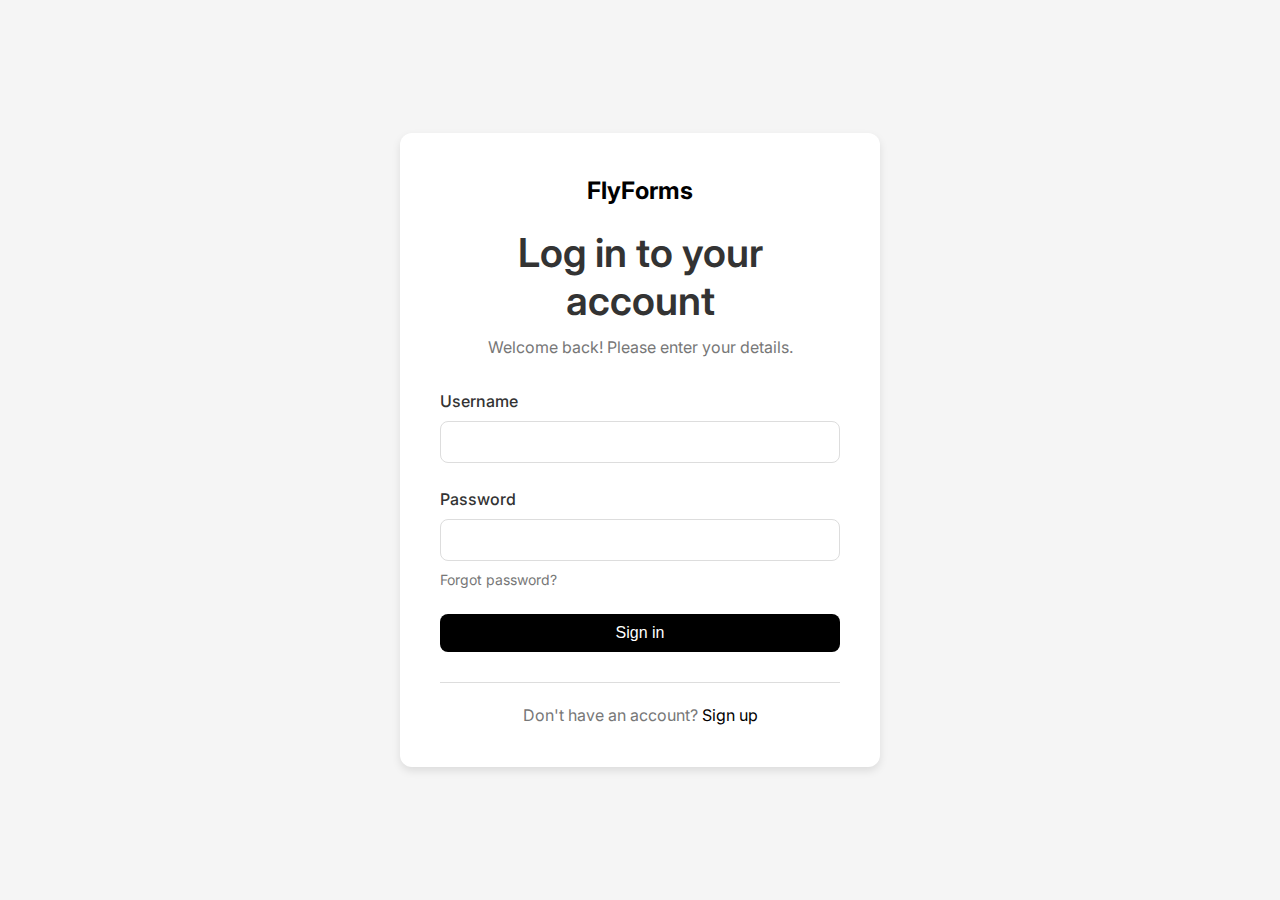
<file: forms.html>
<!DOCTYPE html>
<html lang="en">
<head>
    <meta charset="UTF-8">
    <meta name="viewport" content="width=device-width, initial-scale=1.0">
    <title>My Forms - FlyForms</title>
    <link rel="preconnect" href="https://fonts.googleapis.com">
    <link rel="preconnect" href="https://fonts.gstatic.com" crossorigin>
    <link href="https://fonts.googleapis.com/css2?family=Inter:wght@300;400;500;600;700&display=swap" rel="stylesheet">
    <link rel="stylesheet" href="css/styles.css">
    <link rel="stylesheet" href="css/dashboard.css">
    <link rel="stylesheet" href="css/forms.css">
</head>
<body>
    <div class="dashboard-container">
        <aside class="sidebar">
            <div class="sidebar-header">
                <a href="dashboard.html" class="sidebar-logo">FlyForms</a>
                <button class="sidebar-toggle">
                    <svg xmlns="http://www.w3.org/2000/svg" width="24" height="24" viewBox="0 0 24 24" fill="none" stroke="currentColor" stroke-width="2" stroke-linecap="round" stroke-linejoin="round"><line x1="3" y1="12" x2="21" y2="12"></line><line x1="3" y1="6" x2="21" y2="6"></line><line x1="3" y1="18" x2="21" y2="18"></line></svg>
                </button>
            </div>
            <nav class="sidebar-nav">
                <ul>
                    <li>
                        <a href="dashboard.html">
                            <svg xmlns="http://www.w3.org/2000/svg" width="24" height="24" viewBox="0 0 24 24" fill="none" stroke="currentColor" stroke-width="2" stroke-linecap="round" stroke-linejoin="round"><rect x="3" y="3" width="7" height="7"></rect><rect x="14" y="3" width="7" height="7"></rect><rect x="14" y="14" width="7" height="7"></rect><rect x="3" y="14" width="7" height="7"></rect></svg>
                            Dashboard
                        </a>
                    </li>
                    <li class="active">
                        <a href="forms.html">
                            <svg xmlns="http://www.w3.org/2000/svg" width="24" height="24" viewBox="0 0 24 24" fill="none" stroke="currentColor" stroke-width="2" stroke-linecap="round" stroke-linejoin="round"><path d="M11 4H4a2 2 0 0 0-2 2v14a2 2 0 0 0 2 2h14a2 2 0 0 0 2-2v-7"></path><path d="M18.5 2.5a2.121 2.121 0 0 1 3 3L12 15l-4 1 1-4 9.5-9.5z"></path></svg>
                            My Forms
                        </a>
                    </li>
                </ul>
            </nav>
            <div class="sidebar-footer">
                <a href="settings.html" class="sidebar-settings">
                    <svg xmlns="http://www.w3.org/2000/svg" width="24" height="24" viewBox="0 0 24 24" fill="none" stroke="currentColor" stroke-width="2" stroke-linecap="round" stroke-linejoin="round"><circle cx="12" cy="12" r="3"></circle><path d="M19.4 15a1.65 1.65 0 0 0 .33 1.82l.06.06a2 2 0 0 1 0 2.83 2 2 0 0 1-2.83 0l-.06-.06a1.65 1.65 0 0 0-1.82-.33 1.65 1.65 0 0 0-1 1.51V21a2 2 0 0 1-2 2 2 2 0 0 1-2-2v-.09A1.65 1.65 0 0 0 9 19.4a1.65 1.65 0 0 0-1.82.33l-.06.06a2 2 0 0 1-2.83 0 2 2 0 0 1 0-2.83l.06-.06a1.65 1.65 0 0 0 .33-1.82 1.65 1.65 0 0 0-1.51-1H3a2 2 0 0 1-2-2 2 2 0 0 1 2-2h.09A1.65 1.65 0 0 0 4.6 9a1.65 1.65 0 0 0-.33-1.82l-.06-.06a2 2 0 0 1 0-2.83 2 2 0 0 1 2.83 0l.06.06a1.65 1.65 0 0 0 1.82.33H9a1.65 1.65 0 0 0 1-1.51V3a2 2 0 0 1 2-2 2 2 0 0 1 2 2v.09a1.65 1.65 0 0 0 1 1.51 1.65 1.65 0 0 0 1.82-.33l.06-.06a2 2 0 0 1 2.83 0 2 2 0 0 1 0 2.83l-.06.06a1.65 1.65 0 0 0-.33 1.82V9a1.65 1.65 0 0 0 1.51 1H21a2 2 0 0 1 2 2 2 2 0 0 1-2 2h-.09a1.65 1.65 0 0 0-1.51 1z"></path></svg>
                    Settings
                </a>
                <button id="logout-btn" class="sidebar-logout">
                    <svg xmlns="http://www.w3.org/2000/svg" width="24" height="24" viewBox="0 0 24 24" fill="none" stroke="currentColor" stroke-width="2" stroke-linecap="round" stroke-linejoin="round"><path d="M9 21H5a2 2 0 0 1-2-2V5a2 2 0 0 1 2-2h4"></path><polyline points="16 17 21 12 16 7"></polyline><line x1="21" y1="12" x2="9" y2="12"></line></svg>
                    Logout
                </button>
            </div>
        </aside>

        <main class="dashboard-main">
            <header class="dashboard-header">
                <div class="header-left">
                    <h1>My Forms</h1>
                </div>
                <div class="header-right">
                    <div class="search-bar">
                        <input type="text" placeholder="Search forms..." id="search-forms">
                        <button>
                            <svg xmlns="http://www.w3.org/2000/svg" width="20" height="20" viewBox="0 0 24 24" fill="none" stroke="currentColor" stroke-width="2" stroke-linecap="round" stroke-linejoin="round"><circle cx="11" cy="11" r="8"></circle><line x1="21" y1="21" x2="16.65" y2="16.65"></line></svg>
                        </button>
                    </div>
                    <a href="create-form.html" class="btn btn-primary">
                        <svg xmlns="http://www.w3.org/2000/svg" width="20" height="20" viewBox="0 0 24 24" fill="none" stroke="currentColor" stroke-width="2" stroke-linecap="round" stroke-linejoin="round"><line x1="12" y1="5" x2="12" y2="19"></line><line x1="5" y1="12" x2="19" y2="12"></line></svg>
                        Create Form
                    </a>
                </div>
            </header>

            <div class="dashboard-content">
                <div class="forms-filters">
                    <div class="filter-group">
                        <label>Status:</label>
                        <select id="status-filter">
                            <option value="all">All</option>
                            <option value="active">Active</option>
                            <option value="inactive">Inactive</option>
                        </select>
                    </div>
                    <div class="filter-group">
                        <label>Sort by:</label>
                        <select id="sort-filter">
                            <option value="newest">Newest</option>
                            <option value="oldest">Oldest</option>
                            <option value="name-asc">Name (A-Z)</option>
                            <option value="name-desc">Name (Z-A)</option>
                            <option value="responses">Most Responses</option>
                        </select>
                    </div>
                </div>

                <div class="forms-grid" id="forms-list">
                    <!-- Forms will be loaded here by JavaScript -->
                    <div class="empty-state" id="empty-forms">
                        <div class="empty-icon">
                            <svg xmlns="http://www.w3.org/2000/svg" width="48" height="48" viewBox="0 0 24 24" fill="none" stroke="currentColor" stroke-width="2" stroke-linecap="round" stroke-linejoin="round"><path d="M11 4H4a2 2 0 0 0-2 2v14a2 2 0 0 0 2 2h14a2 2 0 0 0 2-2v-7"></path><path d="M18.5 2.5a2.121 2.121 0 0 1 3 3L12 15l-4 1 1-4 9.5-9.5z"></path></svg>
                        </div>
                        <h3>No forms yet</h3>
                        <p>Create your first form to get started</p>
                        <a href="create-form.html" class="btn btn-primary">Create Form</a>
                    </div>
                </div>

                <div class="pagination" id="forms-pagination">
                    <button class="pagination-btn" id="prev-page" disabled>
                        <svg xmlns="http://www.w3.org/2000/svg" width="20" height="20" viewBox="0 0 24 24" fill="none" stroke="currentColor" stroke-width="2" stroke-linecap="round" stroke-linejoin="round"><polyline points="15 18 9 12 15 6"></polyline></svg>
                        Previous
                    </button>
                    <div class="pagination-info">Page <span id="current-page">1</span> of <span id="total-pages">1</span></div>
                    <button class="pagination-btn" id="next-page" disabled>
                        Next
                        <svg xmlns="http://www.w3.org/2000/svg" width="20" height="20" viewBox="0 0 24 24" fill="none" stroke="currentColor" stroke-width="2" stroke-linecap="round" stroke-linejoin="round"><polyline points="9 18 15 12 9 6"></polyline></svg>
                    </button>
                </div>
            </div>
        </main>
    </div>

    <!-- Form actions modal -->
    <div class="modal" id="form-actions-modal">
        <div class="modal-content">
            <div class="modal-header">
                <h3>Form Actions</h3>
                <button class="modal-close">&times;</button>
            </div>
            <div class="modal-body">
                <ul class="actions-list">
                    <li><a href="#" id="view-form" class="action-item">
                        <svg xmlns="http://www.w3.org/2000/svg" width="20" height="20" viewBox="0 0 24 24" fill="none" stroke="currentColor" stroke-width="2" stroke-linecap="round" stroke-linejoin="round"><path d="M1 12s4-8 11-8 11 8 11 8-4 8-11 8-11-8-11-8z"></path><circle cx="12" cy="12" r="3"></circle></svg>
                        View Form
                    </a></li>
                    <li><a href="#" id="edit-form" class="action-item">
                        <svg xmlns="http://www.w3.org/2000/svg" width="20" height="20" viewBox="0 0 24 24" fill="none" stroke="currentColor" stroke-width="2" stroke-linecap="round" stroke-linejoin="round"><path d="M11 4H4a2 2 0 0 0-2 2v14a2 2 0 0 0 2 2h14a2 2 0 0 0 2-2v-7"></path><path d="M18.5 2.5a2.121 2.121 0 0 1 3 3L12 15l-4 1 1-4 9.5-9.5z"></path></svg>
                        Edit Form
                    </a></li>
                    <li><a href="#" id="duplicate-form" class="action-item">
                        <svg xmlns="http://www.w3.org/2000/svg" width="20" height="20" viewBox="0 0 24 24" fill="none" stroke="currentColor" stroke-width="2" stroke-linecap="round" stroke-linejoin="round"><rect x="9" y="9" width="13" height="13" rx="2" ry="2"></rect><path d="M5 15H4a2 2 0 0 1-2-2V4a2 2 0 0 1 2-2h9a2 2 0 0 1 2 2v1"></path></svg>
                        Duplicate Form
                    </a></li>
                    <li><a href="#" id="share-form" class="action-item">
                        <svg xmlns="http://www.w3.org/2000/svg" width="20" height="20" viewBox="0 0 24 24" fill="none" stroke="currentColor" stroke-width="2" stroke-linecap="round" stroke-linejoin="round"><circle cx="18" cy="5" r="3"></circle><circle cx="6" cy="12" r="3"></circle><circle cx="18" cy="19" r="3"></circle><line x1="8.59" y1="13.51" x2="15.42" y2="17.49"></line><line x1="15.41" y1="6.51" x2="8.59" y2="10.49"></line></svg>
                        Share Form
                    </a></li>
                    <li><a href="#" id="view-responses" class="action-item">
                        <svg xmlns="http://www.w3.org/2000/svg" width="20" height="20" viewBox="0 0 24 24" fill="none" stroke="currentColor" stroke-width="2" stroke-linecap="round" stroke-linejoin="round"><path d="M21 15a2 2 0 0 1-2 2H7l-4 4V5a2 2 0 0 1 2-2h14a2 2 0 0 1 2 2z"></path></svg>
                        View Responses
                    </a></li>
                    <li><a href="#" id="toggle-status" class="action-item">
                        <svg xmlns="http://www.w3.org/2000/svg" width="20" height="20" viewBox="0 0 24 24" fill="none" stroke="currentColor" stroke-width="2" stroke-linecap="round" stroke-linejoin="round"><rect x="1" y="5" width="22" height="14" rx="7" ry="7"></rect><circle cx="16" cy="12" r="3"></circle></svg>
                        Toggle Status
                    </a></li>
                    <li><a href="#" id="delete-form" class="action-item action-danger">
                        <svg xmlns="http://www.w3.org/2000/svg" width="20" height="20" viewBox="0 0 24 24" fill="none" stroke="currentColor" stroke-width="2" stroke-linecap="round" stroke-linejoin="round"><polyline points="3 6 5 6 21 6"></polyline><path d="M19 6v14a2 2 0 0 1-2 2H7a2 2 0 0 1-2-2V6m3 0V4a2 2 0 0 1 2-2h4a2 2 0 0 1 2 2v2"></path><line x1="10" y1="11" x2="10" y2="17"></line><line x1="14" y1="11" x2="14" y2="17"></line></svg>
                        Delete Form
                    </a></li>
                </ul>
            </div>
        </div>
    </div>

    <!-- Share form modal -->
    <div class="modal" id="share-form-modal">
        <div class="modal-content">
            <div class="modal-header">
                <h3>Share Form</h3>
                <button class="modal-close">&times;</button>
            </div>
            <div class="modal-body">
                <div class="form-group">
                    <label>Form Link</label>
                    <div class="input-with-copy">
                        <input type="text" id="form-link" readonly>
                        <button id="copy-link" class="btn btn-small">
                            <svg xmlns="http://www.w3.org/2000/svg" width="16" height="16" viewBox="0 0 24 24" fill="none" stroke="currentColor" stroke-width="2" stroke-linecap="round" stroke-linejoin="round"><rect x="9" y="9" width="13" height="13" rx="2" ry="2"></rect><path d="M5 15H4a2 2 0 0 1-2-2V4a2 2 0 0 1 2-2h9a2 2 0 0 1 2 2v1"></path></svg>
                            Copy
                        </button>
                    </div>
                </div>
                <div class="form-group">
                    <label>Custom URL (optional)</label>
                    <div class="input-with-button">
                        <input type="text" id="custom-url" placeholder="Enter custom URL">
                        <button id="save-custom-url" class="btn btn-small btn-primary">Save</button>
                    </div>
                </div>
                <div class="share-options">
                    <h4>Share via</h4>
                    <div class="share-buttons">
                        <button class="share-btn" id="share-email">
                            <svg xmlns="http://www.w3.org/2000/svg" width="20" height="20" viewBox="0 0 24 24" fill="none" stroke="currentColor" stroke-width="2" stroke-linecap="round" stroke-linejoin="round"><path d="M4 4h16c1.1 0 2 .9 2 2v12c0 1.1-.9 2-2 2H4c-1.1 0-2-.9-2-2V6c0-1.1.9-2 2-2z"></path><polyline points="22,6 12,13 2,6"></polyline></svg>
                            Email
                        </button>
                        <button class="share-btn" id="share-twitter">
                            <svg xmlns="http://www.w3.org/2000/svg" width="20" height="20" viewBox="0 0 24 24" fill="none" stroke="currentColor" stroke-width="2" stroke-linecap="round" stroke-linejoin="round"><path d="M23 3a10.9 10.9 0 0 1-3.14 1.53 4.48 4.48 0 0 0-7.86 3v1A10.66 10.66 0 0 1 3 4s-4 9 5 13a11.64 11.64 0 0 1-7 2c9 5 20 0 20-11.5a4.5 4.5 0 0 0-.08-.83A7.72 7.72 0 0 0 23 3z"></path></svg>
                            Twitter
                        </button>
                        <button class="share-btn" id="share-facebook">
                            <svg xmlns="http://www.w3.org/2000/svg" width="20" height="20" viewBox="0 0 24 24" fill="none" stroke="currentColor" stroke-width="2" stroke-linecap="round" stroke-linejoin="round"><path d="M18 2h-3a5 5 0 0 0-5 5v3H7v4h3v8h4v-8h3l1-4h-4V7a1 1 0 0 1 1-1h3z"></path></svg>
                            Facebook
                        </button>
                        <button class="share-btn" id="share-linkedin">
                            <svg xmlns="http://www.w3.org/2000/svg" width="20" height="20" viewBox="0 0 24 24" fill="none" stroke="currentColor" stroke-width="2" stroke-linecap="round" stroke-linejoin="round"><path d="M16 8a6 6 0 0 1 6 6v7h-4v-7a2 2 0 0 0-2-2 2 2 0 0 0-2 2v7h-4v-7a6 6 0 0 1 6-6z"></path><rect x="2" y="9" width="4" height="12"></rect><circle cx="4" cy="4" r="2"></circle></svg>
                            LinkedIn
                        </button>
                    </div>
                </div>
                <div class="embed-options">
                    <h4>Embed on your website</h4>
                    <div class="input-with-copy">
                        <input type="text" id="embed-code" readonly>
                        <button id="copy-embed" class="btn btn-small">
                            <svg xmlns="http://www.w3.org/2000/svg" width="16" height="16" viewBox="0 0 24 24" fill="none" stroke="currentColor" stroke-width="2" stroke-linecap="round" stroke-linejoin="round"><rect x="9" y="9" width="13" height="13" rx="2" ry="2"></rect><path d="M5 15H4a2 2 0 0 1-2-2V4a2 2 0 0 1 2-2h9a2 2 0 0 1 2 2v1"></path></svg>
                            Copy
                        </button>
                    </div>
                </div>
            </div>
        </div>
    </div>

    <!-- Delete confirmation modal -->
    <div class="modal" id="delete-confirm-modal">
        <div class="modal-content">
            <div class="modal-header">
                <h3>Delete Form</h3>
                <button class="modal-close">&times;</button>
            </div>
            <div class="modal-body">
                <p>Are you sure you want to delete this form? This action cannot be undone.</p>
                <div class="modal-actions">
                    <button class="btn btn-outline" id="cancel-delete">Cancel</button>
                    <button class="btn btn-danger" id="confirm-delete">Delete</button>
                </div>
            </div>
        </div>
    </div>

    <script src="js/config.js"></script>
    <script src="js/auth-check.js"></script>
    <script src="js/forms.js"></script>
</body>
</html>
</file>
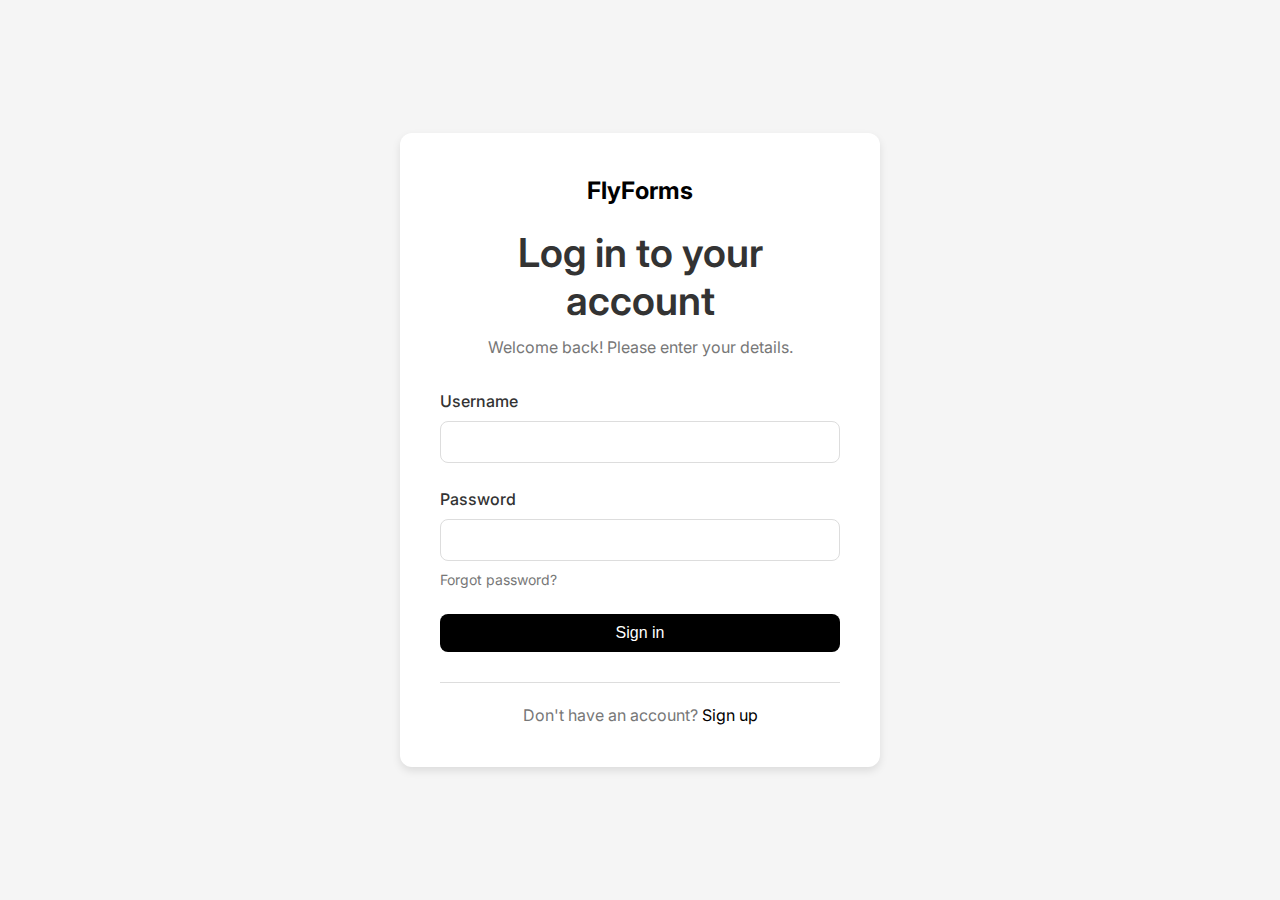
<file: login.html>
<!DOCTYPE html>
<html lang="en">
<head>
    <meta charset="UTF-8">
    <meta name="viewport" content="width=device-width, initial-scale=1.0">
    <title>Login - FlyForms</title>
    <link rel="preconnect" href="https://fonts.googleapis.com">
    <link rel="preconnect" href="https://fonts.gstatic.com" crossorigin>
    <link href="https://fonts.googleapis.com/css2?family=Inter:wght@300;400;500;600;700&display=swap" rel="stylesheet">
    <link rel="stylesheet" href="css/styles.css">
    <link rel="stylesheet" href="css/auth.css">
</head>
<body>
    <div class="auth-container">
        <div class="auth-card">
            <div class="auth-header">
                <a href="index.html" class="auth-logo">FlyForms</a>
                <h1>Log in to your account</h1>
                <p>Welcome back! Please enter your details.</p>
            </div>
            <form id="login-form" class="auth-form">
                <div class="form-group">
                    <label for="username">Username</label>
                    <input type="text" id="username" name="username" required>
                </div>
                <div class="form-group">
                    <label for="password">Password</label>
                    <input type="password" id="password" name="password" required>
                    <div class="password-options">
                        <a href="forgot-password.html" class="forgot-password">Forgot password?</a>
                    </div>
                </div>
                <div id="login-error" class="error-message"></div>
                <button type="submit" class="btn btn-primary btn-full">Sign in</button>
            </form>
            <div class="auth-footer">
                <p>Don't have an account? <a href="register.html">Sign up</a></p>
            </div>
        </div>
    </div>

    <script src="js/config.js"></script>
    <script src="js/auth.js"></script>
</body>
</html>
</file>
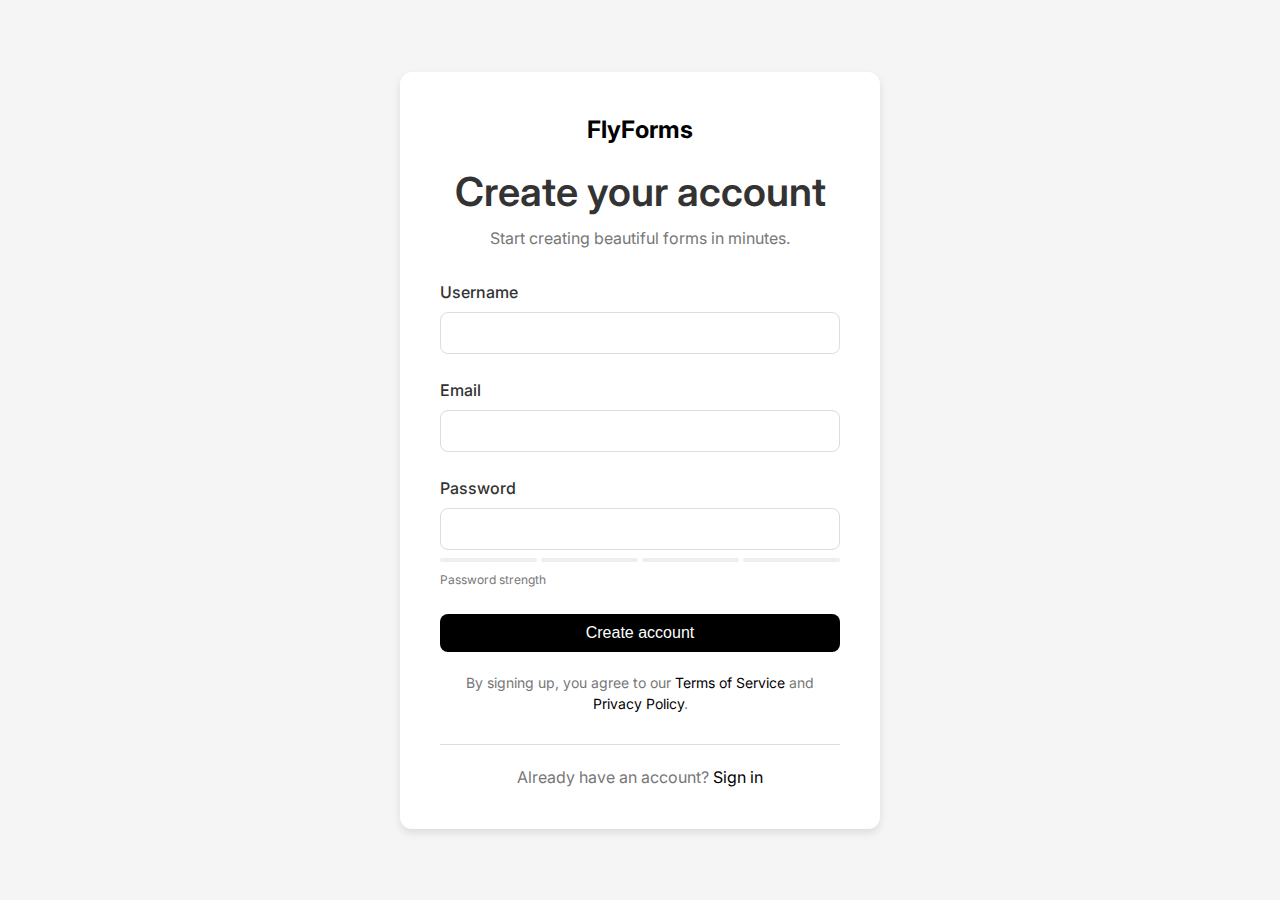
<file: register.html>
<!DOCTYPE html>
<html lang="en">
<head>
    <meta charset="UTF-8">
    <meta name="viewport" content="width=device-width, initial-scale=1.0">
    <title>Register - FlyForms</title>
    <link rel="preconnect" href="https://fonts.googleapis.com">
    <link rel="preconnect" href="https://fonts.gstatic.com" crossorigin>
    <link href="https://fonts.googleapis.com/css2?family=Inter:wght@300;400;500;600;700&display=swap" rel="stylesheet">
    <link rel="stylesheet" href="css/styles.css">
    <link rel="stylesheet" href="css/auth.css">
</head>
<body>
    <div class="auth-container">
        <div class="auth-card">
            <div class="auth-header">
                <a href="index.html" class="auth-logo">FlyForms</a>
                <h1>Create your account</h1>
                <p>Start creating beautiful forms in minutes.</p>
            </div>
            <form id="register-form" class="auth-form">
                <div class="form-group">
                    <label for="username">Username</label>
                    <input type="text" id="username" name="username" required>
                </div>
                <div class="form-group">
                    <label for="email">Email</label>
                    <input type="email" id="email" name="email" required>
                </div>
                <div class="form-group">
                    <label for="password">Password</label>
                    <input type="password" id="password" name="password" required>
                    <div class="password-strength">
                        <div class="strength-meter">
                            <span class="meter-section"></span>
                            <span class="meter-section"></span>
                            <span class="meter-section"></span>
                            <span class="meter-section"></span>
                        </div>
                        <span class="strength-text">Password strength</span>
                    </div>
                </div>
                <div id="register-error" class="error-message"></div>
                <button type="submit" class="btn btn-primary btn-full">Create account</button>
                <div class="terms-agreement">
                    <p>By signing up, you agree to our <a href="terms.html">Terms of Service</a> and <a href="privacy.html">Privacy Policy</a>.</p>
                </div>
            </form>
            <div class="auth-footer">
                <p>Already have an account? <a href="login.html">Sign in</a></p>
            </div>
        </div>
    </div>

    <script src="js/config.js"></script>
    <script src="js/auth.js"></script>
</body>
</html>
</file>
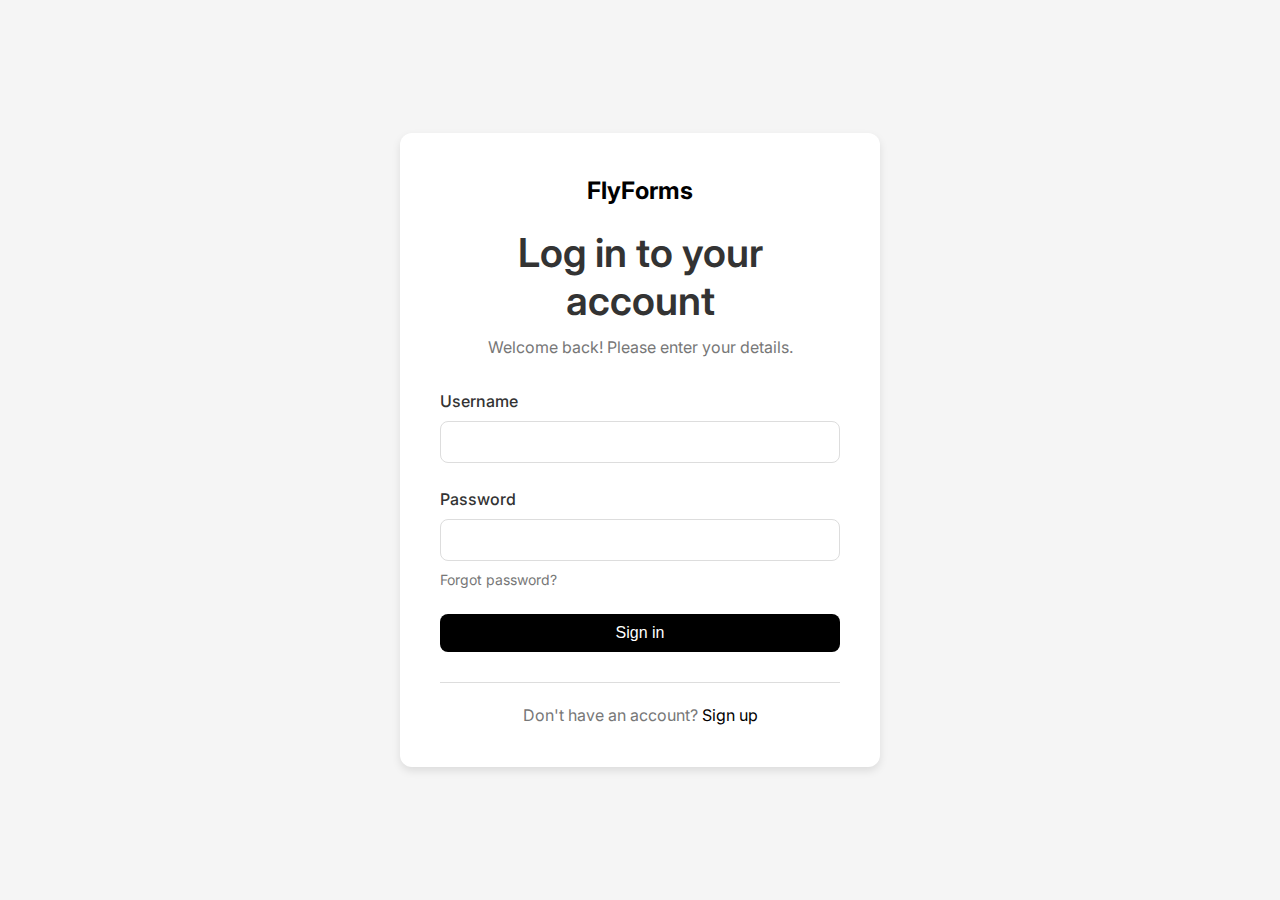
<file: response-details.html>
<!DOCTYPE html>
<html lang="en">
<head>
    <meta charset="UTF-8">
    <meta name="viewport" content="width=device-width, initial-scale=1.0">
    <title>Response Details - FlyForms</title>
    <link rel="preconnect" href="https://fonts.googleapis.com">
    <link rel="preconnect" href="https://fonts.gstatic.com" crossorigin>
    <link href="https://fonts.googleapis.com/css2?family=Inter:wght@300;400;500;600;700&display=swap" rel="stylesheet">
    <link rel="stylesheet" href="css/styles.css">
    <link rel="stylesheet" href="css/dashboard.css">
    <link rel="stylesheet" href="css/responses.css">
</head>
<body>
    <div class="sidebar-overlay"></div>
    <div class="dashboard-container">
        <aside class="sidebar">
            <div class="sidebar-header">
                <a href="dashboard.html" class="sidebar-logo">FlyForms</a>
                <button class="sidebar-toggle">
                    <svg xmlns="http://www.w3.org/2000/svg" width="24" height="24" viewBox="0 0 24 24" fill="none" stroke="currentColor" stroke-width="2" stroke-linecap="round" stroke-linejoin="round"><line x1="3" y1="12" x2="21" y2="12"></line><line x1="3" y1="6" x2="21" y2="6"></line><line x1="3" y1="18" x2="21" y2="18"></line></svg>
                </button>
            </div>
            <nav class="sidebar-nav">
                <ul>
                    <li>
                        <a href="dashboard.html">
                            <svg xmlns="http://www.w3.org/2000/svg" width="24" height="24" viewBox="0 0 24 24" fill="none" stroke="currentColor" stroke-width="2" stroke-linecap="round" stroke-linejoin="round"><rect x="3" y="3" width="7" height="7"></rect><rect x="14" y="3" width="7" height="7"></rect><rect x="14" y="14" width="7" height="7"></rect><rect x="3" y="14" width="7" height="7"></rect></svg>
                            Dashboard
                        </a>
                    </li>
                    <li>
                        <a href="forms.html">
                            <svg xmlns="http://www.w3.org/2000/svg" width="24" height="24" viewBox="0 0 24 24" fill="none" stroke="currentColor" stroke-width="2" stroke-linecap="round" stroke-linejoin="round"><path d="M11 4H4a2 2 0 0 0-2 2v14a2 2 0 0 0 2 2h14a2 2 0 0 0 2-2v-7"></path><path d="M18.5 2.5a2.121 2.121 0 0 1 3 3L12 15l-4 1 1-4 9.5-9.5z"></path></svg>
                            My Forms
                        </a>
                    </li>
                    <li>
                        <a href="create-form.html">
                            <svg xmlns="http://www.w3.org/2000/svg" width="24" height="24" viewBox="0 0 24 24" fill="none" stroke="currentColor" stroke-width="2" stroke-linecap="round" stroke-linejoin="round"><path d="M11 4H4a2 2 0 0 0-2 2v14a2 2 0 0 0 2 2h14a2 2 0 0 0 2-2v-7"></path><path d="M18.5 2.5a2.121 2.121 0 0 1 3 3L12 15l-4 1 1-4 9.5-9.5z"></path></svg>
                            Create Form
                        </a>
                    </li>
                    <li class="active">
                        <a href="responses.html">
                            <svg xmlns="http://www.w3.org/2000/svg" width="24" height="24" viewBox="0 0 24 24" fill="none" stroke="currentColor" stroke-width="2" stroke-linecap="round" stroke-linejoin="round"><path d="M21 15a2 2 0 0 1-2 2H7l-4 4V5a2 2 0 0 1 2-2h14a2 2 0 0 1 2 2z"></path></svg>
                            Responses
                        </a>
                    </li>
                </ul>
            </nav>
            <div class="sidebar-footer">
                <button id="logout-btn" class="sidebar-logout">
                    <svg xmlns="http://www.w3.org/2000/svg" width="24" height="24" viewBox="0 0 24 24" fill="none" stroke="currentColor" stroke-width="2" stroke-linecap="round" stroke-linejoin="round"><path d="M9 21H5a2 2 0 0 1-2-2V5a2 2 0 0 1 2-2h4"></path><polyline points="16 17 21 12 16 7"></polyline><line x1="21" y1="12" x2="9" y2="12"></line></svg>
                    Logout
                </button>
            </div>
        </aside>

        <main class="dashboard-main">
            <header class="dashboard-header">
                <div class="header-left">
                    <button class="mobile-sidebar-toggle d-md-none">
                        <svg xmlns="http://www.w3.org/2000/svg" width="24" height="24" viewBox="0 0 24 24" fill="none" stroke="currentColor" stroke-width="2" stroke-linecap="round" stroke-linejoin="round"><line x1="3" y1="12" x2="21" y2="12"></line><line x1="3" y1="6" x2="21" y2="6"></line><line x1="3" y1="18" x2="21" y2="18"></line></svg>
                    </button>
                    <a href="responses.html" class="back-button">
                        <svg xmlns="http://www.w3.org/2000/svg" width="24" height="24" viewBox="0 0 24 24" fill="none" stroke="currentColor" stroke-width="2" stroke-linecap="round" stroke-linejoin="round">
                            <line x1="19" y1="12" x2="5" y2="12"></line>
                            <polyline points="12 19 5 12 12 5"></polyline>
                        </svg>
                        <span>All Responses</span>
                    </a>
                    <h1 id="form-title">Response Details</h1>
                </div>
                <div class="header-right">
                    <div class="action-buttons">
                        <button id="back-to-responses" class="btn btn-outline">
                            <svg xmlns="http://www.w3.org/2000/svg" width="18" height="18" viewBox="0 0 24 24" fill="none" stroke="currentColor" stroke-width="2" stroke-linecap="round" stroke-linejoin="round"><path d="M21 15a2 2 0 0 1-2 2H7l-4 4V5a2 2 0 0 1 2-2h14a2 2 0 0 1 2 2z"></path></svg>
                            Back to Responses
                        </button>
                        <button id="delete-response" class="btn btn-danger">
                            <svg xmlns="http://www.w3.org/2000/svg" width="18" height="18" viewBox="0 0 24 24" fill="none" stroke="currentColor" stroke-width="2" stroke-linecap="round" stroke-linejoin="round"><polyline points="3 6 5 6 21 6"></polyline><path d="M19 6v14a2 2 0 0 1-2 2H7a2 2 0 0 1-2-2V6m3 0V4a2 2 0 0 1 2-2h4a2 2 0 0 1 2 2v2"></path><line x1="10" y1="11" x2="10" y2="17"></line><line x1="14" y1="11" x2="14" y2="17"></line></svg>
                            Delete Response
                        </button>
                    </div>
                </div>
            </header>

            <div class="dashboard-content">
                <div class="response-details-container">
                    <div class="response-meta">
                        <div class="meta-item">
                            <span class="meta-label">Submitted:</span>
                            <span class="meta-value" id="response-date">--</span>
                        </div>
                        <div class="meta-item">
                            <span class="meta-label">Response ID:</span>
                            <span class="meta-value" id="response-id">--</span>
                        </div>
                    </div>
                    
                    <div class="response-content" id="response-content">
                        <!-- Response details will be added dynamically -->
                        <div class="loading-placeholder">
                            <div class="spinner"></div>
                            <p>Loading response details...</p>
                        </div>
                    </div>
                </div>
            </div>
        </main>
    </div>

    <!-- Delete confirmation modal -->
    <div class="modal" id="delete-confirm-modal">
        <div class="modal-content">
            <div class="modal-header">
                <h3>Delete Response</h3>
                <button class="modal-close">&times;</button>
            </div>
            <div class="modal-body">
                <p>Are you sure you want to delete this response? This action cannot be undone.</p>
                <div class="modal-actions">
                    <button class="btn btn-outline" id="cancel-delete">Cancel</button>
                    <button class="btn btn-danger" id="confirm-delete">Delete</button>
                </div>
            </div>
        </div>
    </div>

    <!-- Loading indicator -->
    <div class="loading-overlay" id="loading-overlay">
        <div class="spinner"></div>
    </div>

    <!-- Notification system -->
    <div class="notification-container" id="notification-container"></div>

    <script src="js/config.js"></script>
    <script src="js/auth-check.js"></script>
    <script src="js/sidebar-fix.js"></script>
    <script src="js/response-details.js"></script>
</body>
</html>
</file>
<file: css/styles.css>
/* Base Styles */
:root {
    --primary-color: #000000;
    --primary-hover: #333333;
    --secondary-color: #f5f5f5;
    --text-color: #333333;
    --text-muted: #777777;
    --border-color: #dddddd;
    --error-color: #e74c3c;
    --success-color: #2ecc71;
    --warning-color: #f39c12;
    --info-color: #3498db;
    --shadow-sm: 0 2px 4px rgba(0, 0, 0, 0.05);
    --shadow-md: 0 4px 8px rgba(0, 0, 0, 0.1);
    --shadow-lg: 0 10px 20px rgba(0, 0, 0, 0.1);
    --radius-sm: 4px;
    --radius-md: 8px;
    --radius-lg: 12px;
    --font-family: 'Inter', -apple-system, BlinkMacSystemFont, 'Segoe UI', Roboto, Oxygen, Ubuntu, Cantarell, 'Open Sans', 'Helvetica Neue', sans-serif;
    --transition-speed: 0.3s;
}

* {
    margin: 0;
    padding: 0;
    box-sizing: border-box;
}

body {
    font-family: var(--font-family);
    color: var(--text-color);
    background-color: #ffffff;
    line-height: 1.5;
    -webkit-font-smoothing: antialiased;
    -moz-osx-font-smoothing: grayscale;
}

a {
    text-decoration: none;
    color: var(--primary-color);
    transition: color var(--transition-speed) ease;
}

a:hover {
    color: var(--primary-hover);
}

ul, ol {
    list-style: none;
}

img {
    max-width: 100%;
    height: auto;
}

/* Container */
.container {
    width: 100%;
    max-width: 1200px;
    margin: 0 auto;
    padding: 0 20px;
}

@media (max-width: 1200px) {
    .container {
        max-width: 960px;
    }
}

@media (max-width: 992px) {
    .container {
        max-width: 720px;
    }
}

@media (max-width: 768px) {
    .container {
        max-width: 540px;
    }
}

@media (max-width: 576px) {
    .container {
        padding: 0 15px;
    }
}

/* Typography */
h1, h2, h3, h4, h5, h6 {
    margin-bottom: 0.5em;
    font-weight: 600;
    line-height: 1.2;
}

h1 {
    font-size: 2.5rem;
}

h2 {
    font-size: 2rem;
}

h3 {
    font-size: 1.5rem;
}

h4 {
    font-size: 1.25rem;
}

h5 {
    font-size: 1rem;
}

h6 {
    font-size: 0.875rem;
}

p {
    margin-bottom: 1rem;
}

@media (max-width: 768px) {
    h1 {
        font-size: 2rem;
    }
    
    h2 {
        font-size: 1.75rem;
    }
    
    h3 {
        font-size: 1.25rem;
    }
}

/* Buttons */
.btn {
    display: inline-flex;
    align-items: center;
    justify-content: center;
    padding: 10px 16px;
    font-size: 1rem;
    font-weight: 500;
    border-radius: var(--radius-md);
    transition: all var(--transition-speed) ease;
    cursor: pointer;
    border: none;
    text-align: center;
}

.btn svg {
    margin-right: 8px;
}

.btn-primary {
    background-color: var(--primary-color);
    color: white;
}

.btn-primary:hover {
    background-color: var(--primary-hover);
    color: white;
}

.btn-outline {
    background-color: transparent;
    color: var(--primary-color);
    border: 1px solid var(--border-color);
}

.btn-outline:hover {
    background-color: var(--secondary-color);
    color: var(--primary-color);
}

.btn-danger {
    background-color: var(--error-color);
    color: white;
}

.btn-danger:hover {
    background-color: #c0392b;
    color: white;
}

.btn-success {
    background-color: var(--success-color);
    color: white;
}

.btn-success:hover {
    background-color: #27ae60;
    color: white;
}

.btn-large {
    padding: 12px 24px;
    font-size: 1.125rem;
}

.btn-small {
    padding: 6px 12px;
    font-size: 0.875rem;
}

.btn-full {
    width: 100%;
}

.btn:disabled {
    opacity: 0.7;
    cursor: not-allowed;
}

/* Forms */
.form-group {
    margin-bottom: 1.5rem;
}

.form-group label {
    display: block;
    margin-bottom: 0.5rem;
    font-weight: 500;
}

.form-group input,
.form-group textarea,
.form-group select {
    width: 100%;
    padding: 10px 12px;
    border: 1px solid var(--border-color);
    border-radius: var(--radius-md);
    font-family: var(--font-family);
    font-size: 1rem;
    transition: border-color var(--transition-speed) ease;
}

.form-group input:focus,
.form-group textarea:focus,
.form-group select:focus {
    outline: none;
    border-color: var(--primary-color);
}

.form-group textarea {
    min-height: 100px;
    resize: vertical;
}

.input-with-copy,
.input-with-button {
    display: flex;
    align-items: center;
}

.input-with-copy input,
.input-with-button input {
    flex: 1;
    border-top-right-radius: 0;
    border-bottom-right-radius: 0;
}

.input-with-copy button,
.input-with-button button {
    border-top-left-radius: 0;
    border-bottom-left-radius: 0;
    white-space: nowrap;
}

.error-message {
    color: var(--error-color);
    font-size: 0.875rem;
    margin-top: 0.5rem;
    display: none;
}

.checkbox-label,
.radio-label {
    display: flex;
    align-items: center;
    cursor: pointer;
}

.checkbox-label input,
.radio-label input {
    margin-right: 8px;
    width: auto;
}

/* Header */
header {
    padding: 20px 0;
    background-color: white;
    box-shadow: var(--shadow-sm);
    position: sticky;
    top: 0;
    z-index: 100;
}

header .container {
    display: flex;
    align-items: center;
    justify-content: space-between;
}

.logo {
    font-size: 1.5rem;
    font-weight: 700;
}

nav ul {
    display: flex;
    gap: 24px;
}

nav a {
    font-weight: 500;
}

.auth-buttons {
    display: flex;
    gap: 12px;
}

.mobile-menu-toggle {
    display: none;
    background: none;
    border: none;
    cursor: pointer;
}

.mobile-menu-toggle span {
    display: block;
    width: 24px;
    height: 2px;
    background-color: var(--text-color);
    margin: 6px 0;
    transition: all var(--transition-speed) ease;
}

@media (max-width: 768px) {
    nav {
        display: none;
    }
    
    .auth-buttons {
        display: none;
    }
    
    .mobile-menu-toggle {
        display: block;
    }
    
    header.mobile-menu-open nav,
    header.mobile-menu-open .auth-buttons {
        display: flex;
        flex-direction: column;
        position: absolute;
        top: 100%;
        left: 0;
        width: 100%;
        background-color: white;
        padding: 20px;
        box-shadow: var(--shadow-sm);
    }
    
    header.mobile-menu-open nav ul {
        flex-direction: column;
        gap: 16px;
    }
}

/* Footer */
footer {
    background-color: var(--secondary-color);
    padding: 60px 0 30px;
    margin-top: 60px;
}

.footer-grid {
    display: grid;
    grid-template-columns: repeat(4, 1fr);
    gap: 30px;
    margin-bottom: 40px;
}

.footer-col h4 {
    margin-bottom: 20px;
    font-weight: 600;
}

.footer-col ul li {
    margin-bottom: 10px;
}

.footer-col ul li a {
    color: var(--text-muted);
}

.footer-col ul li a:hover {
    color: var(--primary-color);
}

.footer-logo {
    font-size: 1.5rem;
    font-weight: 700;
    margin-bottom: 15px;
}

.social-links {
    display: flex;
    gap: 12px;
    margin-top: 20px;
}

.social-link {
    display: flex;
    align-items: center;
    justify-content: center;
    width: 36px;
    height: 36px;
    border-radius: 50%;
    background-color: white;
    color: var(--text-color);
    transition: all var(--transition-speed) ease;
}

.social-link:hover {
    background-color: var(--primary-color);
    color: white;
}

.footer-bottom {
    display: flex;
    justify-content: space-between;
    align-items: center;
    padding-top: 30px;
    border-top: 1px solid var(--border-color);
}

.footer-links {
    display: flex;
    gap: 24px;
}

@media (max-width: 992px) {
    .footer-grid {
        grid-template-columns: repeat(2, 1fr);
    }
}

@media (max-width: 576px) {
    .footer-grid {
        grid-template-columns: 1fr;
    }
    
    .footer-bottom {
        flex-direction: column;
        gap: 20px;
    }
}

/* Modal */
.modal {
    display: none;
    position: fixed;
    top: 0;
    left: 0;
    width: 100%;
    height: 100%;
    background-color: rgba(0, 0, 0, 0.5);
    z-index: 1000;
    align-items: center;
    justify-content: center;
    opacity: 0;
    transition: opacity var(--transition-speed) ease;
}

.modal.active {
    display: flex;
    opacity: 1;
}

.modal-content {
    background-color: white;
    border-radius: var(--radius-lg);
    width: 90%;
    max-width: 500px;
    max-height: 90vh;
    overflow-y: auto;
    box-shadow: var(--shadow-lg);
    animation: modalEnter 0.3s ease forwards;
}

.modal-lg {
    max-width: 700px;
}

.modal-xl {
    max-width: 900px;
}

@keyframes modalEnter {
    from {
        transform: scale(0.9);
        opacity: 0;
    }
    to {
        transform: scale(1);
        opacity: 1;
    }
}

.modal-header {
    display: flex;
    justify-content: space-between;
    align-items: center;
    padding: 20px;
    border-bottom: 1px solid var(--border-color);
}

.modal-header h3 {
    margin-bottom: 0;
}

.modal-close {
    background: none;
    border: none;
    font-size: 1.5rem;
    cursor: pointer;
    color: var(--text-muted);
    transition: color var(--transition-speed) ease;
}

.modal-close:hover {
    color: var(--text-color);
}

.modal-body {
    padding: 20px;
}

.modal-footer {
    display: flex;
    justify-content: flex-end;
    gap: 12px;
    padding: 20px;
    border-top: 1px solid var(--border-color);
}

.modal-description {
    margin-bottom: 20px;
    color: var(--text-muted);
}

.modal-actions {
    display: flex;
    justify-content: flex-end;
    gap: 12px;
    margin-top: 20px;
}

@media (max-width: 576px) {
    .modal-content {
        width: 95%;
    }
}

/* Utilities */
.text-center {
    text-align: center;
}

.text-right {
    text-align: right;
}

.text-left {
    text-align: left;
}

.mt-0 { margin-top: 0; }
.mt-1 { margin-top: 0.25rem; }
.mt-2 { margin-top: 0.5rem; }
.mt-3 { margin-top: 1rem; }
.mt-4 { margin-top: 1.5rem; }
.mt-5 { margin-top: 3rem; }

.mb-0 { margin-bottom: 0; }
.mb-1 { margin-bottom: 0.25rem; }
.mb-2 { margin-bottom: 0.5rem; }
.mb-3 { margin-bottom: 1rem; }
.mb-4 { margin-bottom: 1.5rem; }
.mb-5 { margin-bottom: 3rem; }

.ml-auto { margin-left: auto; }
.mr-auto { margin-right: auto; }

.d-none { display: none; }
.d-block { display: block; }
.d-flex { display: flex; }
.d-inline { display: inline; }
.d-inline-block { display: inline-block; }

.flex-column { flex-direction: column; }
.justify-content-center { justify-content: center; }
.justify-content-between { justify-content: space-between; }
.align-items-center { align-items: center; }
.flex-wrap { flex-wrap: wrap; }

.w-100 { width: 100%; }
.h-100 { height: 100%; }

/* Animations */
@keyframes fadeIn {
    from { opacity: 0; }
    to { opacity: 1; }
}

@keyframes slideUp {
    from { transform: translateY(20px); opacity: 0; }
    to { transform: translateY(0); opacity: 1; }
}

@keyframes slideDown {
    from { transform: translateY(-20px); opacity: 0; }
    to { transform: translateY(0); opacity: 1; }
}

@keyframes slideInLeft {
    from { transform: translateX(-20px); opacity: 0; }
    to { transform: translateX(0); opacity: 1; }
}

@keyframes slideInRight {
    from { transform: translateX(20px); opacity: 0; }
    to { transform: translateX(0); opacity: 1; }
}

/* Empty state styles */
.empty-state {
    display: flex;
    flex-direction: column;
    align-items: center;
    justify-content: center;
    padding: 40px 20px;
    text-align: center;
}

.empty-icon {
    width: 64px;
    height: 64px;
    margin-bottom: 20px;
    color: var(--text-muted);
}

.empty-state h3 {
    margin-bottom: 10px;
}

.empty-state p {
    color: var(--text-muted);
    margin-bottom: 20px;
}

/* Loading spinner */
.loading-spinner {
    display: inline-block;
    width: 24px;
    height: 24px;
    border: 3px solid rgba(0, 0, 0, 0.1);
    border-radius: 50%;
    border-top-color: var(--primary-color);
    animation: spin 1s ease-in-out infinite;
}

@keyframes spin {
    to { transform: rotate(360deg); }
}
</file>
<file: css/dashboard.css>
/* Dashboard Layout */
.dashboard-container {
    display: flex;
    min-height: 100vh;
}

/* Sidebar */
.sidebar {
    width: 260px;
    background-color: white;
    border-right: 1px solid var(--border-color);
    display: flex;
    flex-direction: column;
    position: fixed;
    top: 0;
    left: 0;
    bottom: 0;
    z-index: 100;
    transition: transform var(--transition-speed) ease;
}

.sidebar-header {
    display: flex;
    align-items: center;
    justify-content: space-between;
    padding: 20px;
    border-bottom: 1px solid var(--border-color);
}

.sidebar-logo {
    font-size: 1.25rem;
    font-weight: 700;
}

.sidebar-toggle {
    display: none;
    background: none;
    border: none;
    cursor: pointer;
}

.sidebar-nav {
    flex: 1;
    padding: 20px 0;
    overflow-y: auto;
}

.sidebar-nav ul li {
    margin-bottom: 4px;
}

.sidebar-nav ul li a {
    display: flex;
    align-items: center;
    padding: 12px 20px;
    color: var(--text-muted);
    font-weight: 500;
    border-left: 3px solid transparent;
    transition: all var(--transition-speed) ease;
    width: 100%;
    overflow: hidden;
    text-overflow: ellipsis;
}

.sidebar-nav ul li a svg {
    margin-right: 12px;
    flex-shrink: 0;
}

.sidebar-nav ul li a:hover {
    background-color: var(--secondary-color);
    color: var(--text-color);
}

.sidebar-nav ul li.active > a {
    background-color: var(--secondary-color);
    color: var(--primary-color);
    border-left-color: var(--primary-color);
}

/* Dropdown functionality for sidebar */
.sidebar-nav ul li.has-dropdown > a {
    position: relative;
}

.sidebar-nav ul li.has-dropdown > a:after {
    content: "";
    position: absolute;
    right: 20px;
    top: 50%;
    width: 8px;
    height: 8px;
    border-right: 2px solid var(--text-muted);
    border-bottom: 2px solid var(--text-muted);
    transform: translateY(-50%) rotate(45deg);
    transition: transform var(--transition-speed) ease;
}

.sidebar-nav ul li.has-dropdown.active > a:after {
    transform: translateY(-50%) rotate(-135deg);
}

/* Submenu styling */
.sidebar-nav ul li .submenu {
    max-height: 0;
    overflow: hidden;
    transition: max-height var(--transition-speed) ease;
}

.sidebar-nav ul li.active .submenu {
    max-height: 500px;
}

.sidebar-nav ul li .submenu li a {
    padding-left: 56px;
    font-size: 0.9rem;
}

.sidebar-footer {
    padding: 20px;
    border-top: 1px solid var(--border-color);
}

.sidebar-settings,
.sidebar-logout {
    display: flex;
    align-items: center;
    width: 100%;
    padding: 10px;
    margin-bottom: 10px;
    border-radius: var(--radius-md);
    font-family: var(--font-family);
    font-size: 1rem;
    font-weight: 500;
    background: none;
    border: none;
    cursor: pointer;
    color: var(--text-muted);
    transition: all var(--transition-speed) ease;
}

.sidebar-settings:hover,
.sidebar-logout:hover {
    background-color: var(--secondary-color);
    color: var(--text-color);
}

.sidebar-settings svg,
.sidebar-logout svg {
    margin-right: 12px;
}

/* Main Content */
.dashboard-main {
    flex: 1;
    margin-left: 260px;
    background-color: var(--secondary-color);
    min-height: 100vh;
}

.dashboard-header {
    display: flex;
    align-items: center;
    justify-content: space-between;
    padding: 20px;
    background-color: white;
    box-shadow: var(--shadow-sm);
}

.dashboard-header h1 {
    margin-bottom: 0;
    font-weight: 600;
    font-size: 1.5rem;
}

.header-left,
.header-right {
    display: flex;
    align-items: center;
}

.mobile-sidebar-toggle {
    display: none;
    background: none;
    border: none;
    cursor: pointer;
    margin-right: 16px;
}

.search-bar {
    display: flex;
    align-items: center;
    margin-right: 16px;
    background-color: var(--secondary-color);
    border-radius: var(--radius-md);
    padding: 0 12px;
}

.search-bar input {
    border: none;
    background: none;
    padding: 10px 0;
    width: 200px;
    font-family: var(--font-family);
    font-size: 0.875rem;
}

.search-bar input:focus {
    outline: none;
}

.search-bar button {
    background: none;
    border: none;
    cursor: pointer;
    color: var(--text-muted);
}

.user-dropdown {
    position: relative;
}

.user-dropdown-toggle {
    display: flex;
    align-items: center;
    background: none;
    border: none;
    cursor: pointer;
    padding: 8px;
    border-radius: var(--radius-md);
    transition: background-color var(--transition-speed) ease;
}

.user-dropdown-toggle:hover {
    background-color: var(--secondary-color);
}

.user-avatar {
    width: 36px;
    height: 36px;
    border-radius: 50%;
    background-color: var(--primary-color);
    color: white;
    display: flex;
    align-items: center;
    justify-content: center;
    font-weight: 600;
    margin-right: 8px;
}

.user-dropdown-toggle span {
    margin-right: 8px;
    font-weight: 500;
}

.user-dropdown-menu {
    position: absolute;
    top: 100%;
    right: 0;
    width: 200px;
    background-color: white;
    border-radius: var(--radius-md);
    box-shadow: var(--shadow-md);
    margin-top: 8px;
    display: none;
    z-index: 10;
}

.user-dropdown-menu.active {
    display: block;
    animation: fadeIn 0.2s ease forwards;
}

.user-dropdown-menu a {
    display: flex;
    align-items: center;
    padding: 12px 16px;
    color: var(--text-color);
    transition: background-color var(--transition-speed) ease;
}

.user-dropdown-menu a:hover {
    background-color: var(--secondary-color);
}

.user-dropdown-menu a svg {
    margin-right: 12px;
    color: var(--text-muted);
}

.dashboard-content {
    padding: 20px;
}

.dashboard-summary {
    display: grid;
    grid-template-columns: repeat(4, 1fr);
    gap: 20px;
    margin-bottom: 30px;
}

.summary-card {
    background-color: white;
    border-radius: var(--radius-md);
    padding: 20px;
    box-shadow: var(--shadow-sm);
    display: flex;
    align-items: center;
}

.summary-icon {
    width: 48px;
    height: 48px;
    border-radius: var(--radius-md);
    background-color: var(--secondary-color);
    display: flex;
    align-items: center;
    justify-content: center;
    margin-right: 16px;
    color: var(--primary-color);
}

.summary-details {
    flex: 1;
}

.summary-details h3 {
    font-size: 0.875rem;
    font-weight: 500;
    color: var(--text-muted);
    margin-bottom: 4px;
}

.summary-value {
    font-size: 1.5rem;
    font-weight: 600;
}

.dashboard-sections {
    display: grid;
    grid-template-columns: 2fr 1fr;
    gap: 20px;
    margin-bottom: 30px;
}

.dashboard-section {
    background-color: white;
    border-radius: var(--radius-md);
    padding: 20px;
    box-shadow: var(--shadow-sm);
}

.section-header {
    display: flex;
    align-items: center;
    justify-content: space-between;
    margin-bottom: 20px;
}

.section-header h2 {
    font-size: 1.25rem;
    margin-bottom: 0;
}

.recent-forms,
.recent-responses {
    min-height: 200px;
}

.dashboard-quickstart {
    background-color: white;
    border-radius: var(--radius-md);
    padding: 20px;
    box-shadow: var(--shadow-sm);
}

.quickstart-header {
    margin-bottom: 20px;
}

.quickstart-header h2 {
    font-size: 1.25rem;
    margin-bottom: 0;
}

.quickstart-items {
    display: grid;
    grid-template-columns: repeat(3, 1fr);
    gap: 20px;
}

.quickstart-item {
    display: flex;
    align-items: flex-start;
    padding: 16px;
    border-radius: var(--radius-md);
    border: 1px solid var(--border-color);
    transition: all var(--transition-speed) ease;
}

.quickstart-item:hover {
    transform: translateY(-2px);
    box-shadow: var(--shadow-sm);
    border-color: var(--primary-color);
}

.quickstart-icon {
    width: 36px;
    height: 36px;
    border-radius: var(--radius-md);
    background-color: var(--secondary-color);
    display: flex;
    align-items: center;
    justify-content: center;
    margin-right: 12px;
    color: var(--primary-color);
}

.quickstart-content h3 {
    font-size: 1rem;
    margin-bottom: 4px;
}

.quickstart-content p {
    font-size: 0.875rem;
    color: var(--text-muted);
    margin-bottom: 0;
}

.forms-filters {
    display: flex;
    gap: 20px;
    margin-bottom: 20px;
}

.filter-group {
    display: flex;
    align-items: center;
}

.filter-group label {
    margin-right: 8px;
    color: var(--text-muted);
    font-size: 0.875rem;
}

.filter-group select {
    padding: 8px 12px;
    border: 1px solid var(--border-color);
    border-radius: var(--radius-md);
    font-family: var(--font-family);
    font-size: 0.875rem;
}

.forms-grid {
    display: grid;
    grid-template-columns: repeat(auto-fill, minmax(300px, 1fr));
    gap: 20px;
    margin-bottom: 30px;
}

.form-card {
    background-color: white;
    border-radius: var(--radius-md);
    box-shadow: var(--shadow-sm);
    overflow: hidden;
    transition: box-shadow var(--transition-speed) ease, transform var(--transition-speed) ease;
    position: relative;
}

.form-card:hover {
    box-shadow: var(--shadow-md);
    transform: translateY(-2px);
}

.form-card-header {
    padding: 20px;
    border-bottom: 1px solid var(--border-color);
}

.form-card-title {
    font-size: 1.125rem;
    font-weight: 600;
    margin-bottom: 8px;
    display: -webkit-box;
    -webkit-line-clamp: 1;
    -webkit-box-orient: vertical;
    overflow: hidden;
}

.form-card-meta {
    display: flex;
    align-items: center;
    font-size: 0.75rem;
    color: var(--text-muted);
}

.form-card-date {
    margin-right: 12px;
}

.form-card-status {
    display: inline-flex;
    align-items: center;
    padding: 2px 8px;
    border-radius: 20px;
    font-size: 0.75rem;
    font-weight: 500;
}

.form-card-status.active {
    background-color: rgba(46, 204, 113, 0.1);
    color: var(--success-color);
}

.form-card-status.inactive {
    background-color: rgba(231, 76, 60, 0.1);
    color: var(--error-color);
}

.form-card-content {
    padding: 20px;
}

.form-card-stats {
    display: flex;
    gap: 16px;
    margin-bottom: 20px;
}

.form-stat {
    flex: 1;
}

.form-stat-value {
    font-size: 1.25rem;
    font-weight: 600;
    margin-bottom: 4px;
}

.form-stat-label {
    font-size: 0.75rem;
    color: var(--text-muted);
}

.form-card-actions {
    display: flex;
    gap: 8px;
}

.form-action-btn {
    flex: 1;
    padding: 8px;
    font-size: 0.875rem;
    font-weight: 500;
}

.form-more-actions {
    position: absolute;
    top: 12px;
    right: 12px;
}

.more-actions-btn {
    background: none;
    border: none;
    width: 32px;
    height: 32px;
    border-radius: 50%;
    display: flex;
    align-items: center;
    justify-content: center;
    cursor: pointer;
    color: var(--text-muted);
    transition: background-color var(--transition-speed) ease;
}

.more-actions-btn:hover {
    background-color: var(--secondary-color);
    color: var(--text-color);
}

.pagination {
    display: flex;
    align-items: center;
    justify-content: space-between;
}

.pagination-btn {
    display: flex;
    align-items: center;
    padding: 8px 16px;
    border: 1px solid var(--border-color);
    border-radius: var(--radius-md);
    background-color: white;
    font-family: var(--font-family);
    font-size: 0.875rem;
    font-weight: 500;
    cursor: pointer;
    transition: all var(--transition-speed) ease;
}

.pagination-btn:hover:not(:disabled) {
    background-color: var(--secondary-color);
}

.pagination-btn:disabled {
    opacity: 0.5;
    cursor: not-allowed;
}

.pagination-btn svg {
    width: 16px;
    height: 16px;
}

#prev-page svg {
    margin-right: 8px;
}

#next-page svg {
    margin-left: 8px;
}

.pagination-info {
    font-size: 0.875rem;
    color: var(--text-muted);
}

.actions-list {
    display: flex;
    flex-direction: column;
    gap: 4px;
}

.action-item {
    display: flex;
    align-items: center;
    padding: 10px 16px;
    border-radius: var(--radius-md);
    transition: background-color var(--transition-speed) ease;
}

.action-item:hover {
    background-color: var(--secondary-color);
}

.action-item svg {
    margin-right: 12px;
}

.action-danger {
    color: var(--error-color);
}

.action-danger:hover {
    background-color: rgba(231, 76, 60, 0.1);
}

.share-options,
.embed-options {
    margin-top: 20px;
}

.share-options h4,
.embed-options h4 {
    font-size: 0.875rem;
    margin-bottom: 12px;
    color: var(--text-muted);
}

.share-buttons {
    display: flex;
    flex-wrap: wrap;
    gap: 8px;
}

.share-btn {
    display: flex;
    align-items: center;
    padding: 8px 12px;
    border: 1px solid var(--border-color);
    border-radius: var(--radius-md);
    background-color: white;
    font-family: var(--font-family);
    font-size: 0.875rem;
    cursor: pointer;
    transition: all var(--transition-speed) ease;
}

.share-btn:hover {
    background-color: var(--secondary-color);
}

.share-btn svg {
    margin-right: 8px;
}

.response-card {
    background-color: white;
    border-radius: var(--radius-md);
    box-shadow: var(--shadow-sm);
    padding: 20px;
    margin-bottom: 20px;
}

.response-header {
    display: flex;
    justify-content: space-between;
    align-items: flex-start;
    margin-bottom: 16px;
}

.response-title {
    font-size: 1.125rem;
    font-weight: 600;
    margin-bottom: 4px;
}

.response-meta {
    font-size: 0.75rem;
    color: var(--text-muted);
}

.response-actions {
    display: flex;
    gap: 8px;
}

.response-content {
    margin-bottom: 16px;
}

.response-item {
    margin-bottom: 12px;
}

.response-question {
    font-size: 0.875rem;
    font-weight: 500;
    margin-bottom: 4px;
}

.response-answer {
    font-size: 1rem;
    padding: 8px 12px;
    background-color: var(--secondary-color);
    border-radius: var(--radius-md);
}

/* Recent items styling */
.recent-form-item,
.recent-response-item {
    padding: 16px;
    border-radius: var(--radius-md);
    background-color: var(--secondary-color);
    margin-bottom: 12px;
}

.recent-form-header,
.recent-response-header {
    display: flex;
    justify-content: space-between;
    align-items: center;
    margin-bottom: 8px;
}

.recent-form-title,
.recent-response-title {
    font-size: 1rem;
    font-weight: 600;
    margin: 0;
}

.recent-form-meta,
.recent-response-meta {
    font-size: 0.75rem;
    color: var(--text-muted);
    margin-bottom: 12px;
    display: flex;
    gap: 12px;
}

.recent-form-actions,
.recent-response-actions {
    display: flex;
    gap: 8px;
}

.recent-response-preview {
    margin-bottom: 12px;
    font-size: 0.875rem;
}

/* Sidebar overlay for mobile */
.sidebar-overlay {
    display: none;
    position: fixed;
    top: 0;
    left: 0;
    right: 0;
    bottom: 0;
    background-color: rgba(0, 0, 0, 0.5);
    z-index: 99;
}

.sidebar-overlay.active {
    display: block;
}

/* Mobile responsiveness */
@media (max-width: 992px) {
    .dashboard-summary {
        grid-template-columns: repeat(2, 1fr);
    }
    
    .dashboard-sections {
        grid-template-columns: 1fr;
    }
    
    .quickstart-items {
        grid-template-columns: repeat(2, 1fr);
    }
}

@media (max-width: 768px) {
    .sidebar {
        transform: translateX(-100%);
        width: 100%;
        max-width: 280px;
        z-index: 1000;
    }
    
    .sidebar.active {
        transform: translateX(0);
    }
    
    .sidebar-toggle {
        display: block;
    }
    
    .mobile-sidebar-toggle {
        display: flex;
        align-items: center;
        justify-content: center;
        width: 40px;
        height: 40px;
        background: none;
        border: none;
        cursor: pointer;
        margin-right: 10px;
    }
    
    .dashboard-main {
        margin-left: 0;
    }
    
    .dashboard-header {
        position: sticky;
        top: 0;
        z-index: 90;
    }
    
    .search-bar {
        display: none;
    }
    
    .quickstart-items {
        grid-template-columns: 1fr;
    }
    
    body.sidebar-open {
        overflow: hidden;
    }
}

@media (max-width: 576px) {
    .dashboard-summary {
        grid-template-columns: 1fr;
    }
    
    .forms-filters {
        flex-direction: column;
        gap: 10px;
    }
    
    .form-card-actions {
        flex-direction: column;
    }
    
    .dashboard-header h1 {
        font-size: 1.25rem;
    }
    
    .user-dropdown-toggle span {
        display: none;
    }
}

/* Show/hide classes for responsive design */
@media (min-width: 769px) {
    .d-md-none {
        display: none !important;
    }
}

@media (max-width: 768px) {
    .d-md-none {
        display: flex !important;
    }
}
/* Fix for horizontal sidebar navigation */
.sidebar-nav ul {
    display: flex;
    flex-direction: column;
    width: 100%;
    padding: 0;
    margin: 0;
}

.sidebar-nav ul li {
    width: 100%;
    margin-bottom: 4px;
}

.sidebar-nav ul li a {
    white-space: nowrap;
    overflow: hidden;
    text-overflow: ellipsis;
}

/* Fix for submenu display */
.sidebar-nav ul li .submenu {
    padding-left: 0;
}

.sidebar-nav ul li .submenu li {
    margin-bottom: 2px;
}
</file>
<file: css/forms.css>
/* forms.css */

/* Forms Grid Layout */
.forms-grid {
    display: grid;
    grid-template-columns: repeat(auto-fill, minmax(300px, 1fr));
    gap: 20px;
    margin-bottom: 20px;
}

/* Form Card */
.form-card {
    background-color: var(--card-bg);
    border-radius: 10px;
    box-shadow: 0 2px 4px rgba(0, 0, 0, 0.05);
    padding: 20px;
    position: relative;
    transition: all 0.2s ease;
    display: flex;
    flex-direction: column;
}

.form-card:hover {
    box-shadow: 0 4px 8px rgba(0, 0, 0, 0.1);
    transform: translateY(-2px);
}

.form-card-header {
    margin-bottom: 15px;
}

.form-card-title {
    font-size: 18px;
    font-weight: 600;
    margin: 0 0 10px 0;
    color: var(--text-primary);
    line-height: 1.3;
}

.form-card-meta {
    display: flex;
    justify-content: space-between;
    align-items: center;
    font-size: 13px;
    color: var(--text-secondary);
}

.form-card-date {
    display: flex;
    align-items: center;
}

.form-card-status {
    padding: 3px 8px;
    border-radius: 100px;
    font-size: 12px;
    font-weight: 500;
}

.form-card-status.active {
    background-color: rgba(var(--success-rgb), 0.1);
    color: var(--success-color);
}

.form-card-status.inactive {
    background-color: rgba(var(--muted-rgb), 0.1);
    color: var(--text-muted);
}

.form-card-content {
    flex: 1;
    display: flex;
    flex-direction: column;
    justify-content: space-between;
}

.form-card-stats {
    display: flex;
    justify-content: space-between;
    margin-bottom: 15px;
}

.form-stat {
    text-align: center;
    flex: 1;
}

.form-stat-value {
    font-size: 22px;
    font-weight: 600;
    color: var(--text-primary);
}

.form-stat-label {
    font-size: 12px;
    color: var(--text-secondary);
}

.form-card-actions {
    display: flex;
    gap: 10px;
}

.form-action-btn {
    flex: 1;
    text-align: center;
    font-size: 14px;
    padding: 8px 0;
}

.form-more-actions {
    position: absolute;
    top: 15px;
    right: 15px;
}

.more-actions-btn {
    background: none;
    border: none;
    color: var(--text-secondary);
    cursor: pointer;
    padding: 5px;
    border-radius: 4px;
    transition: all 0.2s;
}

.more-actions-btn:hover {
    background-color: var(--hover-bg);
    color: var(--text-primary);
}

/* Forms Filters */
.forms-filters {
    display: flex;
    gap: 15px;
    margin-bottom: 20px;
    flex-wrap: wrap;
}

.filter-group {
    display: flex;
    align-items: center;
    gap: 8px;
}

.filter-group label {
    font-size: 14px;
    color: var(--text-secondary);
}

.filter-group select {
    padding: 8px 12px;
    border-radius: 6px;
    border: 1px solid var(--border-color);
    background-color: var(--input-bg);
    font-size: 14px;
    color: var(--text-primary);
}

/* Empty State */
.empty-state {
    display: flex;
    flex-direction: column;
    align-items: center;
    justify-content: center;
    padding: 60px 20px;
    text-align: center;
    grid-column: 1 / -1;
    background-color: var(--card-bg);
    border-radius: 10px;
}

.empty-icon {
    background-color: var(--bg-light);
    width: 80px;
    height: 80px;
    border-radius: 50%;
    display: flex;
    align-items: center;
    justify-content: center;
    margin-bottom: 20px;
}

.empty-icon svg {
    color: var(--text-secondary);
}

.empty-state h3 {
    font-size: 18px;
    font-weight: 600;
    margin-bottom: 10px;
    color: var(--text-primary);
}

.empty-state p {
    font-size: 14px;
    color: var(--text-secondary);
    margin-bottom: 20px;
    max-width: 400px;
}

/* Form Actions Modal */
.actions-list {
    list-style: none;
    padding: 0;
    margin: 0;
}

.actions-list li {
    margin-bottom: 5px;
}

.action-item {
    display: flex;
    align-items: center;
    gap: 10px;
    padding: 10px 15px;
    border-radius: 6px;
    color: var(--text-primary);
    text-decoration: none;
    transition: all 0.2s;
}

.action-item:hover {
    background-color: var(--hover-bg);
}

.action-item svg {
    color: var(--text-secondary);
}

.action-item.action-danger {
    color: var(--danger-color);
}

.action-item.action-danger svg {
    color: var(--danger-color);
}

/* Share Form Modal */
.input-with-copy,
.input-with-button {
    display: flex;
    margin-bottom: 15px;
}

.input-with-copy input,
.input-with-button input {
    flex: 1;
    padding: 10px 12px;
    border: 1px solid var(--border-color);
    border-radius: 6px 0 0 6px;
    font-size: 14px;
    color: var(--text-primary);
    background-color: var(--input-bg);
}

.input-with-copy button,
.input-with-button button {
    border-radius: 0 6px 6px 0;
    border: 1px solid var(--border-color);
    border-left: none;
}

.share-options,
.embed-options {
    margin-top: 20px;
}

.share-options h4,
.embed-options h4 {
    font-size: 16px;
    font-weight: 600;
    margin-bottom: 10px;
    color: var(--text-primary);
}

.share-buttons {
    display: flex;
    flex-wrap: wrap;
    gap: 10px;
}

.share-btn {
    display: flex;
    align-items: center;
    gap: 8px;
    background-color: var(--bg-light);
    border: none;
    padding: 8px 12px;
    border-radius: 6px;
    cursor: pointer;
    font-size: 14px;
    color: var(--text-primary);
    transition: all 0.2s;
}

.share-btn:hover {
    background-color: var(--hover-bg);
}

/* Form Editor Styles */
.form-editor-container {
    background-color: var(--card-bg);
    border-radius: 10px;
    box-shadow: 0 2px 4px rgba(0, 0, 0, 0.05);
    padding: 20px;
    margin-bottom: 20px;
}

.form-editor-header {
    margin-bottom: 20px;
}

.form-editor-title {
    font-size: 24px;
    font-weight: 600;
    margin: 0 0 10px 0;
    color: var(--text-primary);
}

.form-editor-description {
    font-size: 14px;
    color: var(--text-secondary);
}

.form-editor-content {
    display: flex;
    gap: 20px;
}

.form-editor-main {
    flex: 1;
}

.form-editor-sidebar {
    width: 250px;
    flex-shrink: 0;
}

.form-section {
    background-color: var(--bg-light);
    border-radius: 8px;
    padding: 20px;
    margin-bottom: 20px;
}

.form-section-header {
    display: flex;
    justify-content: space-between;
    align-items: center;
    margin-bottom: 15px;
}

.form-section-title {
    font-size: 18px;
    font-weight: 600;
    color: var(--text-primary);
}

.form-section-actions {
    display: flex;
    gap: 10px;
}

.form-section-action {
    background: none;
    border: none;
    color: var(--text-secondary);
    cursor: pointer;
    padding: 5px;
    border-radius: 4px;
    transition: all 0.2s;
}

.form-section-action:hover {
    background-color: var(--hover-bg);
    color: var(--text-primary);
}

.form-field {
    margin-bottom: 15px;
}

.form-field label {
    display: block;
    font-size: 14px;
    font-weight: 500;
    margin-bottom: 5px;
    color: var(--text-primary);
}

.form-field input[type="text"],
.form-field input[type="number"],
.form-field textarea,
.form-field select {
    width: 100%;
    padding: 10px 12px;
    border: 1px solid var(--border-color);
    border-radius: 6px;
    font-size: 14px;
    color: var(--text-primary);
    background-color: var(--input-bg);
    transition: border-color 0.2s;
}

.form-field input[type="text"]:focus,
.form-field input[type="number"]:focus,
.form-field textarea:focus,
.form-field select:focus {
    border-color: var(--primary-color);
    outline: none;
}

.form-field textarea {
    min-height: 100px;
    resize: vertical;
}

.form-sidebar-card {
    background-color: var(--bg-light);
    border-radius: 8px;
    padding: 15px;
    margin-bottom: 15px;
}

.form-sidebar-title {
    font-size: 16px;
    font-weight: 600;
    margin-bottom: 10px;
    color: var(--text-primary);
}

.question-types-list {
    display: grid;
    grid-template-columns: 1fr 1fr;
    gap: 10px;
}

.question-type-item {
    display: flex;
    flex-direction: column;
    align-items: center;
    gap: 5px;
    padding: 10px;
    border-radius: 6px;
    cursor: pointer;
    transition: all 0.2s;
}

.question-type-item:hover {
    background-color: var(--hover-bg);
}

.question-type-icon {
    width: 32px;
    height: 32px;
    display: flex;
    align-items: center;
    justify-content: center;
    background-color: rgba(var(--primary-rgb), 0.1);
    border-radius: 6px;
    margin-bottom: 5px;
}

.question-type-icon svg {
    color: var(--primary-color);
}

.question-type-label {
    font-size: 12px;
    text-align: center;
    color: var(--text-primary);
}

.form-options {
    display: flex;
    flex-direction: column;
    gap: 10px;
}

.form-option {
    display: flex;
    align-items: center;
    gap: 8px;
}

.form-option input[type="checkbox"] {
    width: 16px;
    height: 16px;
}

.form-option label {
    font-size: 14px;
    margin-bottom: 0;
}

.form-settings-group {
    margin-bottom: 15px;
}

.form-settings-label {
    font-size: 14px;
    font-weight: 500;
    margin-bottom: 5px;
    color: var(--text-primary);
    display: block;
}

.theme-colors {
    display: flex;
    gap: 10px;
    margin-top: 5px;
}

.theme-color {
    width: 24px;
    height: 24px;
    border-radius: 50%;
    cursor: pointer;
    transition: all 0.2s;
    border: 2px solid transparent;
}

.theme-color.active {
    border-color: var(--text-primary);
}

.theme-color:hover {
    transform: scale(1.1);
}

/* Question Item */
.question-item {
    background-color: white;
    border-radius: 8px;
    padding: 20px;
    margin-bottom: 15px;
    border: 1px solid var(--border-color);
    transition: all 0.2s;
}

.question-item:hover {
    box-shadow: 0 2px 8px rgba(0, 0, 0, 0.05);
}

.question-item.dragging {
    opacity: 0.6;
    box-shadow: 0 4px 12px rgba(0, 0, 0, 0.1);
}

.question-header {
    display: flex;
    justify-content: space-between;
    margin-bottom: 15px;
}

.question-type-badge {
    font-size: 12px;
    padding: 3px 8px;
    border-radius: 100px;
    background-color: rgba(var(--primary-rgb), 0.1);
    color: var(--primary-color);
}

.question-actions {
    display: flex;
    gap: 8px;
}

.question-action {
    background: none;
    border: none;
    color: var(--text-secondary);
    cursor: pointer;
    padding: 5px;
    border-radius: 4px;
    transition: all 0.2s;
}

.question-action:hover {
    background-color: var(--hover-bg);
    color: var(--text-primary);
}

.question-action.delete:hover {
    color: var(--danger-color);
}

.question-title-input {
    width: 100%;
    font-size: 16px;
    font-weight: 600;
    padding: 8px 0;
    margin-bottom: 10px;
    border: none;
    border-bottom: 1px solid var(--border-color);
    color: var(--text-primary);
    background: transparent;
}

.question-title-input:focus {
    outline: none;
    border-bottom-color: var(--primary-color);
}

.question-description-input {
    width: 100%;
    font-size: 14px;
    padding: 8px 0;
    margin-bottom: 15px;
    border: none;
    color: var(--text-secondary);
    background: transparent;
    resize: none;
}

.question-description-input:focus {
    outline: none;
}

.options-list {
    margin-bottom: 15px;
}

.option-item {
    display: flex;
    align-items: center;
    gap: 10px;
    margin-bottom: 8px;
}

.option-input {
    flex: 1;
    padding: 8px 12px;
    border: 1px solid var(--border-color);
    border-radius: 6px;
    font-size: 14px;
    color: var(--text-primary);
    background-color: var(--input-bg);
}

.option-input:focus {
    border-color: var(--primary-color);
    outline: none;
}

.option-action {
    background: none;
    border: none;
    color: var(--text-secondary);
    cursor: pointer;
    padding: 5px;
    border-radius: 4px;
    transition: all 0.2s;
}

.option-action:hover {
    background-color: var(--hover-bg);
    color: var(--danger-color);
}

.add-option-btn {
    display: flex;
    align-items: center;
    gap: 8px;
    background: none;
    border: none;
    color: var(--primary-color);
    cursor: pointer;
    padding: 5px;
    border-radius: 4px;
    font-size: 14px;
    transition: all 0.2s;
}

.add-option-btn:hover {
    background-color: rgba(var(--primary-rgb), 0.1);
}

.question-settings {
    margin-top: 15px;
    padding-top: 15px;
    border-top: 1px solid var(--border-color);
}

.settings-toggle {
    background: none;
    border: none;
    color: var(--text-secondary);
    cursor: pointer;
    padding: 0;
    font-size: 14px;
    display: flex;
    align-items: center;
    gap: 5px;
}

.settings-toggle svg {
    transition: transform 0.2s;
}

.settings-toggle.open svg {
    transform: rotate(180deg);
}

.settings-content {
    display: none;
    margin-top: 10px;
}

.settings-content.visible {
    display: block;
}

.settings-row {
    display: flex;
    gap: 15px;
    margin-bottom: 10px;
}

.settings-field {
    flex: 1;
}

.settings-field label {
    display: block;
    font-size: 13px;
    margin-bottom: 5px;
    color: var(--text-secondary);
}

.required-toggle {
    display: flex;
    align-items: center;
    gap: 8px;
    margin-top: 10px;
}

.required-toggle input[type="checkbox"] {
    width: 16px;
    height: 16px;
}

.required-toggle label {
    font-size: 14px;
    margin-bottom: 0;
    color: var(--text-primary);
}

/* Add Question Button */
.add-question-btn {
    display: flex;
    align-items: center;
    justify-content: center;
    gap: 10px;
    width: 100%;
    padding: 15px;
    background-color: rgba(var(--primary-rgb), 0.05);
    border: 2px dashed rgba(var(--primary-rgb), 0.2);
    border-radius: 8px;
    color: var(--primary-color);
    font-size: 15px;
    font-weight: 500;
    cursor: pointer;
    transition: all 0.2s;
    margin-bottom: 20px;
}

.add-question-btn:hover {
    background-color: rgba(var(--primary-rgb), 0.1);
    border-color: rgba(var(--primary-rgb), 0.3);
}

/* Preview Section */
.preview-section {
    background-color: white;
    border-radius: 10px;
    box-shadow: 0 2px 4px rgba(0, 0, 0, 0.05);
    padding: 20px;
    margin-bottom: 20px;
}

.preview-header {
    text-align: center;
    margin-bottom: 20px;
}

.preview-title {
    font-size: 22px;
    font-weight: 600;
    margin-bottom: 10px;
    color: var(--text-primary);
}

.preview-description {
    font-size: 14px;
    color: var(--text-secondary);
}

.preview-questions {
    max-width: 600px;
    margin: 0 auto;
}

.preview-question {
    margin-bottom: 20px;
    padding-bottom: 20px;
    border-bottom: 1px solid var(--border-color);
}

.preview-question:last-child {
    border-bottom: none;
}

.preview-question-title {
    font-size: 16px;
    font-weight: 600;
    margin-bottom: 5px;
    color: var(--text-primary);
}

.preview-question-description {
    font-size: 14px;
    color: var(--text-secondary);
    margin-bottom: 10px;
}

.preview-options {
    display: flex;
    flex-direction: column;
    gap: 10px;
}

.preview-option {
    display: flex;
    align-items: center;
    gap: 8px;
}

.preview-option-label {
    font-size: 14px;
    color: var(--text-primary);
}

.preview-text-input,
.preview-textarea {
    width: 100%;
    padding: 10px 12px;
    border: 1px solid var(--border-color);
    border-radius: 6px;
    font-size: 14px;
    color: var(--text-primary);
    background-color: var(--input-bg);
}

.preview-textarea {
    min-height: 100px;
    resize: vertical;
}

/* Responsive */
@media (max-width: 768px) {
    .form-editor-content {
        flex-direction: column;
    }
    
    .form-editor-sidebar {
        width: 100%;
        order: -1;
        margin-bottom: 20px;
    }
    
    .question-types-list {
        grid-template-columns: repeat(3, 1fr);
    }
    
    .settings-row {
        flex-direction: column;
        gap: 10px;
    }
}

@media (max-width: 576px) {
    .question-types-list {
        grid-template-columns: repeat(2, 1fr);
    }
    
    .question-header {
        flex-direction: column;
        gap: 10px;
    }
    
    .question-actions {
        justify-content: flex-end;
    }
}
</file>
<file: css/edit-form.css>
/* edit-form.css */

/* Form Editor Layout */
.form-editor-container {
    background-color: var(--card-bg);
    border-radius: 10px;
    box-shadow: 0 2px 4px rgba(0, 0, 0, 0.05);
    padding: 20px;
    margin-bottom: 20px;
}

.form-editor-header {
    margin-bottom: 20px;
}

.form-editor-content {
    display: flex;
    gap: 20px;
}

.form-editor-main {
    flex: 1;
}

.form-editor-sidebar {
    width: 300px;
    flex-shrink: 0;
}

/* Form Sections */
.form-section {
    background-color: var(--bg-light);
    border-radius: 8px;
    padding: 20px;
    margin-bottom: 20px;
}

.form-section-header {
    display: flex;
    justify-content: space-between;
    align-items: center;
    margin-bottom: 15px;
}

.form-section-title {
    font-size: 18px;
    font-weight: 600;
    color: var(--text-primary);
    margin: 0;
}

/* Form Fields */
.form-field {
    margin-bottom: 15px;
}

.form-field label {
    display: block;
    font-size: 14px;
    font-weight: 500;
    margin-bottom: 5px;
    color: var(--text-primary);
}

.form-field input[type="text"],
.form-field input[type="number"],
.form-field input[type="date"],
.form-field textarea,
.form-field select {
    width: 100%;
    padding: 10px 12px;
    border: 1px solid var(--border-color);
    border-radius: 6px;
    font-size: 14px;
    color: var(--text-primary);
    background-color: var(--input-bg);
    transition: border-color 0.2s;
}

.form-field input[type="text"]:focus,
.form-field input[type="number"]:focus,
.form-field input[type="date"]:focus,
.form-field textarea:focus,
.form-field select:focus {
    border-color: var(--primary-color);
    outline: none;
    box-shadow: 0 0 0 2px rgba(var(--primary-rgb), 0.1);
}

.form-field textarea {
    min-height: 100px;
    resize: vertical;
}

.form-field small {
    display: block;
    font-size: 12px;
    color: var(--text-secondary);
    margin-top: 4px;
}

/* Sidebar Cards */
.form-sidebar-card {
    background-color: var(--bg-light);
    border-radius: 8px;
    padding: 15px;
    margin-bottom: 20px;
    box-shadow: 0 1px 3px rgba(0, 0, 0, 0.05);
}

.form-sidebar-title {
    font-size: 16px;
    font-weight: 600;
    margin: 0 0 15px 0;
    color: var(--text-primary);
}

/* Question Types */
.question-types-list {
    display: grid;
    grid-template-columns: 1fr 1fr;
    gap: 10px;
}

.question-type-item {
    display: flex;
    flex-direction: column;
    align-items: center;
    gap: 5px;
    padding: 10px;
    border-radius: 6px;
    cursor: pointer;
    transition: all 0.2s;
}

.question-type-item:hover {
    background-color: var(--hover-bg);
}

.question-type-icon {
    width: 36px;
    height: 36px;
    display: flex;
    align-items: center;
    justify-content: center;
    background-color: rgba(var(--primary-rgb), 0.1);
    border-radius: 6px;
    margin-bottom: 5px;
}

.question-type-icon svg {
    color: var(--primary-color);
}

.question-type-label {
    font-size: 12px;
    text-align: center;
    color: var(--text-primary);
}

/* Form Settings */
.form-settings-group {
    margin-bottom: 20px;
}

.form-settings-group:last-child {
    margin-bottom: 0;
}

.form-settings-label {
    font-size: 14px;
    font-weight: 500;
    margin-bottom: 8px;
    color: var(--text-primary);
    display: block;
}

.form-option {
    display: flex;
    align-items: center;
    gap: 8px;
    margin-bottom: 8px;
}

.form-option:last-child {
    margin-bottom: 0;
}

.form-option input[type="checkbox"] {
    width: 16px;
    height: 16px;
    cursor: pointer;
}

.form-option label {
    font-size: 14px;
    color: var(--text-primary);
    cursor: pointer;
}

/* Theme Colors */
.theme-colors {
    display: flex;
    flex-wrap: wrap;
    gap: 10px;
    margin-top: 5px;
}

.theme-color {
    width: 30px;
    height: 30px;
    border-radius: 50%;
    cursor: pointer;
    transition: all 0.2s;
    border: 2px solid transparent;
}

.theme-color.active {
    border-color: var(--text-primary);
    transform: scale(1.1);
}

.theme-color:hover {
    transform: scale(1.1);
}

/* Question Items */
.question-item {
    background-color: white;
    border-radius: 8px;
    padding: 20px;
    margin-bottom: 15px;
    border: 1px solid var(--border-color);
    transition: all 0.2s;
    position: relative;
}

.question-item:hover {
    box-shadow: 0 2px 8px rgba(0, 0, 0, 0.08);
}

.question-item.dragging {
    opacity: 0.6;
    box-shadow: 0 4px 12px rgba(0, 0, 0, 0.1);
    border: 1px dashed var(--primary-color);
}

.question-header {
    display: flex;
    justify-content: space-between;
    align-items: center;
    margin-bottom: 15px;
}

.question-type-badge {
    font-size: 12px;
    padding: 3px 8px;
    border-radius: 100px;
    background-color: rgba(var(--primary-rgb), 0.1);
    color: var(--primary-color);
    font-weight: 500;
}

.question-actions {
    display: flex;
    gap: 8px;
}

.question-action {
    background: none;
    border: none;
    color: var(--text-secondary);
    cursor: pointer;
    padding: 5px;
    border-radius: 4px;
    transition: all 0.2s;
    display: flex;
    align-items: center;
    justify-content: center;
}

.question-action:hover {
    background-color: var(--hover-bg);
    color: var(--text-primary);
}

.question-action.delete:hover {
    color: var(--danger-color);
}

.question-drag-handle {
    position: absolute;
    left: 10px;
    top: 20px;
    cursor: grab;
    color: var(--text-muted);
    padding: 5px;
}

.question-drag-handle:hover {
    color: var(--text-secondary);
}

.question-content {
    padding-left: 20px;
}

.question-title-input {
    width: 100%;
    font-size: 16px;
    font-weight: 600;
    padding: 8px 0;
    margin-bottom: 10px;
    border: none;
    border-bottom: 1px solid var(--border-color);
    color: var(--text-primary);
    background: transparent;
    transition: border-color 0.2s;
}

.question-title-input:focus {
    outline: none;
    border-bottom-color: var(--primary-color);
}

.question-description-input {
    width: 100%;
    font-size: 14px;
    padding: 8px 0;
    margin-bottom: 15px;
    border: none;
    color: var(--text-secondary);
    background: transparent;
    resize: none;
    min-height: 40px;
}

.question-description-input:focus {
    outline: none;
}

/* Question Options */
.options-list {
    margin-bottom: 15px;
}

.option-item {
    display: flex;
    align-items: center;
    gap: 10px;
    margin-bottom: 8px;
    position: relative;
}

.option-handle {
    color: var(--text-muted);
    cursor: grab;
    display: flex;
    align-items: center;
    justify-content: center;
}

.option-handle:hover {
    color: var(--text-secondary);
}

.option-input {
    flex: 1;
    padding: 8px 12px;
    border: 1px solid var(--border-color);
    border-radius: 6px;
    font-size: 14px;
    color: var(--text-primary);
    background-color: var(--input-bg);
    transition: border-color 0.2s;
}

.option-input:focus {
    border-color: var(--primary-color);
    outline: none;
    box-shadow: 0 0 0 2px rgba(var(--primary-rgb), 0.1);
}

.option-action {
    background: none;
    border: none;
    color: var(--text-secondary);
    cursor: pointer;
    padding: 5px;
    border-radius: 4px;
    transition: all 0.2s;
    display: flex;
    align-items: center;
    justify-content: center;
}

.option-action:hover {
    background-color: var(--hover-bg);
    color: var(--danger-color);
}

.add-option-btn {
    display: flex;
    align-items: center;
    gap: 8px;
    background: none;
    border: none;
    color: var(--primary-color);
    cursor: pointer;
    padding: 8px 10px;
    border-radius: 4px;
    font-size: 14px;
    transition: all 0.2s;
    margin-top: 5px;
}

.add-option-btn:hover {
    background-color: rgba(var(--primary-rgb), 0.1);
}

/* Question Settings */
.question-settings {
    margin-top: 15px;
    padding-top: 15px;
    border-top: 1px solid var(--border-color);
}

.settings-toggle {
    background: none;
    border: none;
    color: var(--text-secondary);
    cursor: pointer;
    padding: 0;
    font-size: 14px;
    display: flex;
    align-items: center;
    gap: 5px;
}

.settings-toggle svg {
    transition: transform 0.2s;
}

.settings-toggle.open svg {
    transform: rotate(180deg);
}

.settings-content {
    display: none;
    margin-top: 12px;
}

.settings-content.visible {
    display: block;
}

.settings-row {
    display: flex;
    gap: 15px;
    margin-bottom: 12px;
}

.settings-field {
    flex: 1;
}

.settings-field label {
    display: block;
    font-size: 13px;
    margin-bottom: 5px;
    color: var(--text-secondary);
}

.required-toggle {
    display: flex;
    align-items: center;
    gap: 8px;
    margin-top: 12px;
}

.required-toggle input[type="checkbox"] {
    width: 16px;
    height: 16px;
    cursor: pointer;
}

.required-toggle label {
    font-size: 14px;
    margin-bottom: 0;
    color: var(--text-primary);
    cursor: pointer;
}

/* Add Question Button */
.add-question-btn {
    display: flex;
    align-items: center;
    justify-content: center;
    gap: 10px;
    width: 100%;
    padding: 15px;
    background-color: rgba(var(--primary-rgb), 0.05);
    border: 2px dashed rgba(var(--primary-rgb), 0.2);
    border-radius: 8px;
    color: var(--primary-color);
    font-size: 15px;
    font-weight: 500;
    cursor: pointer;
    transition: all 0.2s;
    margin-bottom: 20px;
}

.add-question-btn:hover {
    background-color: rgba(var(--primary-rgb), 0.1);
    border-color: rgba(var(--primary-rgb), 0.3);
}

/* Add Question Modal */
.question-types-grid {
    display: grid;
    grid-template-columns: repeat(3, 1fr);
    gap: 15px;
    margin-top: 10px;
}

.question-type-card {
    background-color: var(--bg-light);
    border-radius: 8px;
    padding: 15px;
    display: flex;
    flex-direction: column;
    align-items: center;
    text-align: center;
    cursor: pointer;
    transition: all 0.2s;
    border: 1px solid transparent;
}

.question-type-card:hover {
    background-color: var(--hover-bg);
    border-color: var(--border-color);
    transform: translateY(-2px);
}

.question-type-card .question-type-icon {
    width: 48px;
    height: 48px;
    margin-bottom: 10px;
}

.question-type-card h4 {
    font-size: 15px;
    font-weight: 600;
    margin: 0 0 5px 0;
    color: var(--text-primary);
}

.question-type-card p {
    font-size: 12px;
    color: var(--text-secondary);
    margin: 0;
}

/* Preview Form */
.preview-section {
    background-color: white;
    border-radius: 10px;
    box-shadow: 0 2px 4px rgba(0, 0, 0, 0.05);
    padding: 20px;
    margin-bottom: 20px;
}

.preview-header {
    text-align: center;
    margin-bottom: 30px;
    padding-bottom: 20px;
    border-bottom: 1px solid var(--border-color);
}

.preview-title {
    font-size: 24px;
    font-weight: 600;
    margin-bottom: 10px;
    color: var(--text-primary);
}

.preview-description {
    font-size: 16px;
    color: var(--text-secondary);
    max-width: 600px;
    margin: 0 auto;
}

.preview-questions {
    max-width: 600px;
    margin: 0 auto;
}

.preview-question {
    margin-bottom: 30px;
    padding-bottom: 20px;
    border-bottom: 1px solid var(--border-color);
}

.preview-question:last-child {
    border-bottom: none;
}

.preview-question-title {
    font-size: 18px;
    font-weight: 600;
    margin-bottom: 8px;
    color: var(--text-primary);
}

.preview-question-description {
    font-size: 14px;
    color: var(--text-secondary);
    margin-bottom: 15px;
}

.preview-options {
    display: flex;
    flex-direction: column;
    gap: 12px;
}

.preview-option {
    display: flex;
    align-items: center;
    gap: 10px;
}

.preview-option input[type="radio"],
.preview-option input[type="checkbox"] {
    width: 18px;
    height: 18px;
    cursor: pointer;
}

.preview-option-label {
    font-size: 15px;
    color: var(--text-primary);
    cursor: pointer;
}

.preview-text-input,
.preview-textarea {
    width: 100%;
    padding: 12px;
    border: 1px solid var(--border-color);
    border-radius: 6px;
    font-size: 15px;
    color: var(--text-primary);
    background-color: var(--input-bg);
}

.preview-textarea {
    min-height: 120px;
    resize: vertical;
}

/* Share Form Modal */
.input-with-copy,
.input-with-button {
    display: flex;
    margin-bottom: 15px;
}

.input-with-copy input,
.input-with-button input {
    flex: 1;
    padding: 10px 12px;
    border: 1px solid var(--border-color);
    border-radius: 6px 0 0 6px;
    font-size: 14px;
    color: var(--text-primary);
    background-color: var(--input-bg);
}

.input-with-copy button,
.input-with-button button {
    white-space: nowrap;
    border-radius: 0 6px 6px 0;
    border: 1px solid var(--border-color);
    border-left: none;
    display: flex;
    align-items: center;
    gap: 5px;
}

.share-options,
.embed-options {
    margin-top: 20px;
}

.share-options h4,
.embed-options h4 {
    font-size: 16px;
    font-weight: 600;
    margin-bottom: 12px;
    color: var(--text-primary);
}

.share-buttons {
    display: flex;
    flex-wrap: wrap;
    gap: 10px;
}

.share-btn {
    display: flex;
    align-items: center;
    gap: 8px;
    background-color: var(--bg-light);
    border: none;
    padding: 10px 14px;
    border-radius: 6px;
    cursor: pointer;
    font-size: 14px;
    color: var(--text-primary);
    transition: all 0.2s;
}

.share-btn:hover {
    background-color: var(--hover-bg);
}

/* Loading states */
.loading-indicator {
    display: inline-block;
    width: 20px;
    height: 20px;
    border: 2px solid rgba(var(--primary-rgb), 0.3);
    border-radius: 50%;
    border-top-color: var(--primary-color);
    animation: spin 1s linear infinite;
    margin-right: 10px;
}

@keyframes spin {
    to { transform: rotate(360deg); }
}

.btn.loading {
    position: relative;
    color: transparent !important;
}

.btn.loading::after {
    content: "";
    position: absolute;
    width: 16px;
    height: 16px;
    top: calc(50% - 8px);
    left: calc(50% - 8px);
    border: 2px solid rgba(255, 255, 255, 0.3);
    border-radius: 50%;
    border-top-color: white;
    animation: spin 1s linear infinite;
}

/* Responsive Styles */
@media (max-width: 992px) {
    .form-editor-content {
        flex-direction: column;
    }
    
    .form-editor-sidebar {
        width: 100%;
        order: -1;
        margin-bottom: 20px;
    }
    
    .question-types-list {
        grid-template-columns: repeat(4, 1fr);
    }
    
    .question-types-grid {
        grid-template-columns: repeat(2, 1fr);
    }
}

@media (max-width: 768px) {
    .question-types-list {
        grid-template-columns: repeat(3, 1fr);
    }
    
    .question-types-grid {
        grid-template-columns: repeat(2, 1fr);
    }
    
    .settings-row {
        flex-direction: column;
        gap: 10px;
    }
    
    .dashboard-header {
        flex-direction: column;
        align-items: flex-start;
        gap: 15px;
    }
    
    .header-right {
        width: 100%;
    }
    
    .action-buttons {
        width: 100%;
        justify-content: space-between;
    }
}

@media (max-width: 576px) {
    .question-types-list {
        grid-template-columns: repeat(2, 1fr);
    }
    
    .question-types-grid {
        grid-template-columns: 1fr;
    }
    
    .question-header {
        flex-direction: column;
        align-items: flex-start;
        gap: 10px;
    }
    
    .question-actions {
        align-self: flex-end;
    }
    
    .action-buttons {
        flex-direction: column;
        width: 100%;
    }
    
    .action-buttons .btn {
        width: 100%;
        margin-bottom: 10px;
    }
    
    .share-buttons {
        flex-direction: column;
    }
    
    .share-btn {
        width: 100%;
    }
}
/* Notifications */
.notification-container {
    position: fixed;
    top: 20px;
    right: 20px;
    z-index: 9999;
    max-width: 350px;
    width: 100%;
}

.notification {
    background-color: white;
    border-radius: 6px;
    box-shadow: 0 3px 10px rgba(0, 0, 0, 0.15);
    margin-bottom: 10px;
    padding: 15px;
    display: flex;
    align-items: center;
    justify-content: space-between;
    opacity: 0;
    transform: translateX(50px);
    transition: all 0.3s ease;
    overflow: hidden;
    position: relative;
    border-left: 4px solid var(--primary-color);
}

.notification-show {
    opacity: 1;
    transform: translateX(0);
}

.notification-hiding {
    opacity: 0;
    transform: translateX(50px);
}

.notification-content {
    flex: 1;
    padding-right: 10px;
    font-size: 14px;
    color: var(--text-primary);
}

.notification-close {
    background: none;
    border: none;
    color: var(--text-secondary);
    cursor: pointer;
    font-size: 18px;
    padding: 0;
    line-height: 1;
}

.notification-close:hover {
    color: var(--text-primary);
}

.notification-success {
    border-left-color: var(--success-color);
}

.notification-success::before {
    content: '';
    position: absolute;
    top: 0;
    left: 0;
    height: 100%;
    width: 4px;
    background-color: var(--success-color);
}

.notification-error {
    border-left-color: var(--danger-color);
}

.notification-error::before {
    content: '';
    position: absolute;
    top: 0;
    left: 0;
    height: 100%;
    width: 4px;
    background-color: var(--danger-color);
}

.notification-warning {
    border-left-color: var(--warning-color);
}

.notification-warning::before {
    content: '';
    position: absolute;
    top: 0;
    left: 0;
    height: 100%;
    width: 4px;
    background-color: var(--warning-color);
}

.notification-info {
    border-left-color: var(--primary-color);
}

.notification-info::before {
    content: '';
    position: absolute;
    top: 0;
    left: 0;
    height: 100%;
    width: 4px;
    background-color: var(--primary-color);
}
</file>
<file: css/auth.css>
.auth-container {
    min-height: 100vh;
    display: flex;
    align-items: center;
    justify-content: center;
    padding: 20px;
    background-color: var(--secondary-color);
}

.auth-card {
    background-color: white;
    border-radius: var(--radius-lg);
    box-shadow: var(--shadow-md);
    width: 100%;
    max-width: 480px;
    padding: 40px;
    animation: fadeIn 0.5s ease forwards;
}

.auth-header {
    text-align: center;
    margin-bottom: 30px;
}

.auth-logo {
    display: inline-block;
    font-size: 1.5rem;
    font-weight: 700;
    margin-bottom: 20px;
}

.auth-header h1 {
    margin-bottom: 10px;
}

.auth-header p {
    color: var(--text-muted);
}

.auth-form {
    margin-bottom: 20px;
}

.auth-form .form-group:last-child {
    margin-bottom: 0;
}

.password-options {
    display: flex;
    justify-content: space-between;
    align-items: center;
    margin-top: 8px;
}

.forgot-password {
    font-size: 0.875rem;
    color: var(--text-muted);
}

.password-strength {
    margin-top: 8px;
}

.strength-meter {
    display: flex;
    gap: 4px;
    margin-bottom: 4px;
}

.meter-section {
    height: 4px;
    flex: 1;
    background-color: #eee;
    border-radius: 2px;
}

.meter-section.weak {
    background-color: var(--error-color);
}

.meter-section.medium {
    background-color: var(--warning-color);
}

.meter-section.strong {
    background-color: var(--success-color);
}

.strength-text {
    font-size: 0.75rem;
    color: var(--text-muted);
}

.terms-agreement {
    margin-top: 20px;
    font-size: 0.875rem;
    color: var(--text-muted);
    text-align: center;
}

.auth-footer {
    text-align: center;
    margin-top: 30px;
    padding-top: 20px;
    border-top: 1px solid var(--border-color);
}

.auth-footer p {
    color: var(--text-muted);
    margin-bottom: 0;
}

.social-auth {
    margin-top: 20px;
}

.social-auth-title {
    text-align: center;
    position: relative;
    margin-bottom: 20px;
}

.social-auth-title span {
    background-color: white;
    padding: 0 10px;
    position: relative;
    z-index: 1;
    color: var(--text-muted);
    font-size: 0.875rem;
}

.social-auth-title::before {
    content: '';
    position: absolute;
    top: 50%;
    left: 0;
    right: 0;
    height: 1px;
    background-color: var(--border-color);
    z-index: 0;
}

.social-buttons {
    display: flex;
    gap: 10px;
}

.social-btn {
    flex: 1;
    display: flex;
    align-items: center;
    justify-content: center;
    padding: 10px;
    border-radius: var(--radius-md);
    border: 1px solid var(--border-color);
    background-color: white;
    cursor: pointer;
    transition: all var(--transition-speed) ease;
}

.social-btn:hover {
    background-color: var(--secondary-color);
}

.social-btn svg {
    width: 20px;
    height: 20px;
    margin-right: 8px;
}

@media (max-width: 576px) {
    .auth-card {
        padding: 30px 20px;
    }
    
    .social-buttons {
        flex-direction: column;
    }
}
</file>
<file: css/responses.css>
/* responses.css - COMPLETE FIXED VERSION */

/* Response Stats */
.responses-header {
    display: flex;
    flex-wrap: wrap;
    justify-content: space-between;
    gap: 20px;
    margin-bottom: 20px;
    width: 100%;
}

.responses-stats {
    display: flex;
    gap: 15px;
    flex-wrap: wrap;
    width: 100%;
}

.stat-card {
    background-color: var(--card-bg);
    border-radius: 8px;
    padding: 15px 20px;
    min-width: 150px;
    flex: 1;
    box-shadow: 0 1px 3px rgba(0, 0, 0, 0.1);
}

.stat-value {
    font-size: 24px;
    font-weight: 600;
    color: var(--text-primary);
    margin-bottom: 5px;
}

.stat-label {
    font-size: 14px;
    color: var(--text-secondary);
}

.responses-filters {
    display: flex;
    gap: 15px;
    align-items: center;
    flex-wrap: wrap;
    width: 100%;
}

/* Analytics and Visualization Section */
.analytics-section {
    margin-bottom: 30px;
    width: 100%;
}

.visualization-section {
    position: relative;
    margin-bottom: 30px;
    width: 100%;
    overflow: hidden;
}

.charts-wrapper {
    display: flex;
    overflow-x: auto;
    scroll-behavior: smooth;
    gap: 20px;
    padding-bottom: 15px;
    scrollbar-width: thin;
    scrollbar-color: var(--border-color) transparent;
    width: 100%;
}

.charts-wrapper::-webkit-scrollbar {
    height: 6px;
}

.charts-wrapper::-webkit-scrollbar-track {
    background: transparent;
}

.charts-wrapper::-webkit-scrollbar-thumb {
    background-color: var(--border-color);
    border-radius: 6px;
}

.chart-container {
    background-color: var(--card-bg);
    border-radius: 8px;
    padding: 20px;
    box-shadow: 0 1px 3px rgba(0, 0, 0, 0.1);
    height: 350px;
    position: relative;
    min-width: 500px;
    flex: 1;
    max-width: 100%;
    box-sizing: border-box;
}

.time-chart-container {
    width: 100%;
    margin-bottom: 20px;
    overflow: hidden;
    max-width: 100%;
}

.chart-container h3 {
    font-size: 16px;
    font-weight: 600;
    margin-bottom: 15px;
    color: var(--text-primary);
    width: 100%;
    overflow: hidden;
    text-overflow: ellipsis;
    white-space: nowrap;
}

.chart-container canvas {
    max-height: 280px;
    max-width: 100%;
}

.chart-nav {
    display: flex;
    position: absolute;
    top: 50%;
    transform: translateY(-50%);
    width: 40px;
    height: 40px;
    border-radius: 50%;
    background-color: var(--card-bg);
    border: 1px solid var(--border-color);
    color: var(--text-primary);
    cursor: pointer;
    z-index: 5;
    align-items: center;
    justify-content: center;
    box-shadow: 0 2px 5px rgba(0, 0, 0, 0.1);
}

.chart-nav:hover {
    background-color: var(--hover-bg);
}

.chart-nav.prev {
    left: 10px;
}

.chart-nav.next {
    right: 10px;
}

.chart-indicators {
    display: flex;
    justify-content: center;
    gap: 8px;
    margin-top: 15px;
    width: 100%;
}

.chart-indicator {
    width: 8px;
    height: 8px;
    border-radius: 50%;
    background-color: var(--border-color);
    cursor: pointer;
}

.chart-indicator.active {
    background-color: var(--primary-color);
    width: 10px;
    height: 10px;
}

/* Response Table */
.table-container {
    background-color: var(--card-bg);
    border-radius: 8px;
    overflow: hidden;
    box-shadow: 0 1px 3px rgba(0, 0, 0, 0.1);
    margin-bottom: 20px;
    overflow-x: auto; /* Enable horizontal scrolling */
    width: 100%;
}

.responses-table {
    width: 100%;
    border-collapse: collapse;
    font-size: 14px;
    min-width: 650px; /* Prevent table from becoming too narrow */
}

.responses-table th {
    background-color: var(--bg-light);
    padding: 12px 15px;
    text-align: left;
    font-weight: 600;
    color: var(--text-primary);
    border-bottom: 1px solid var(--border-color);
    position: sticky;
    top: 0;
    white-space: nowrap;
    z-index: 1;
}

.responses-table td {
    padding: 10px 15px;
    border-bottom: 1px solid var(--border-color);
    color: var(--text-primary);
    max-width: 250px;
    overflow: hidden;
    text-overflow: ellipsis;
    white-space: nowrap;
}

.responses-table tr:last-child td {
    border-bottom: none;
}

.responses-table tr:hover {
    background-color: var(--hover-bg);
}

.response-date {
    color: var(--text-secondary);
    font-size: 13px;
}

.response-actions {
    display: flex;
    gap: 8px;
    justify-content: flex-end;
}

.action-btn {
    background: none;
    border: none;
    cursor: pointer;
    color: var(--text-secondary);
    padding: 5px;
    border-radius: 4px;
    transition: all 0.2s;
    display: flex;
    align-items: center;
    justify-content: center;
}

.action-btn:hover {
    color: var(--primary-color);
    background-color: var(--hover-bg);
}

.action-btn.delete:hover {
    color: var(--danger-color);
}

/* Empty State */
.empty-state {
    display: flex;
    flex-direction: column;
    align-items: center;
    justify-content: center;
    padding: 60px 20px;
    text-align: center;
    width: 100%;
}

.empty-icon {
    background-color: var(--bg-light);
    width: 80px;
    height: 80px;
    border-radius: 50%;
    display: flex;
    align-items: center;
    justify-content: center;
    margin-bottom: 20px;
}

.empty-icon svg {
    color: var(--text-secondary);
}

.empty-state h3 {
    font-size: 18px;
    font-weight: 600;
    margin-bottom: 10px;
    color: var(--text-primary);
}

.empty-state p {
    font-size: 14px;
    color: var(--text-secondary);
    margin-bottom: 20px;
    max-width: 400px;
}

/* Individual View */
.individual-view {
    display: none;
    background-color: var(--card-bg);
    border-radius: 8px;
    padding: 20px;
    box-shadow: 0 1px 3px rgba(0, 0, 0, 0.1);
    margin-bottom: 20px;
    width: 100%;
}

.response-navigation {
    display: flex;
    justify-content: space-between;
    align-items: center;
    margin-bottom: 20px;
    padding-bottom: 15px;
    border-bottom: 1px solid var(--border-color);
    flex-wrap: wrap;
    gap: 10px;
}

.nav-btn {
    display: flex;
    align-items: center;
    gap: 8px;
    background: none;
    border: 1px solid var(--border-color);
    padding: 8px 12px;
    border-radius: 6px;
    cursor: pointer;
    font-size: 14px;
    color: var(--text-primary);
    transition: all 0.2s;
    min-width: 100px;
    justify-content: center;
}

.nav-btn:hover:not(:disabled) {
    background-color: var(--hover-bg);
    border-color: var(--border-color-dark);
}

.nav-btn:disabled {
    opacity: 0.5;
    cursor: not-allowed;
}

.response-counter {
    font-size: 14px;
    color: var(--text-secondary);
    text-align: center;
}

.response-meta {
    display: flex;
    gap: 20px;
    margin-bottom: 20px;
    padding-bottom: 15px;
    border-bottom: 1px solid var(--border-color);
    flex-wrap: wrap;
}

.meta-item {
    font-size: 14px;
}

.meta-label {
    color: var(--text-secondary);
    margin-right: 5px;
}

.meta-value {
    color: var(--text-primary);
    font-weight: 500;
}

.response-content {
    display: flex;
    flex-direction: column;
    gap: 20px;
}

.response-question {
    margin-bottom: 15px;
}

.question-title {
    font-size: 15px;
    font-weight: 600;
    color: var(--text-primary);
    margin-bottom: 8px;
}

.question-answer {
    font-size: 14px;
    color: var(--text-primary);
    padding: 10px;
    background-color: var(--bg-light);
    border-radius: 6px;
    white-space: pre-wrap;
    word-break: break-word; /* Ensures long words don't overflow */
}

.response-files {
    display: flex;
    flex-wrap: wrap;
    gap: 10px;
}

.file-preview {
    display: flex;
    align-items: center;
    gap: 8px;
    padding: 8px 12px;
    background-color: var(--bg-light);
    border-radius: 6px;
    font-size: 13px;
    width: 100%;
}

.file-preview a {
    color: var(--primary-color);
    text-decoration: none;
    display: flex;
    align-items: center;
    gap: 6px;
    max-width: 100%;
    overflow: hidden;
    text-overflow: ellipsis;
}

.file-preview a:hover {
    text-decoration: underline;
}

.file-preview svg {
    color: var(--text-secondary);
    flex-shrink: 0;
}

.file-meta {
    font-size: 12px;
    color: var(--text-secondary);
    margin-top: 3px;
}

/* Multiple Choice and Checkbox Answers */
.choice-answer {
    display: flex;
    flex-direction: column;
    gap: 8px;
}

.choice-item {
    display: flex;
    align-items: center;
    gap: 8px;
    font-size: 14px;
    padding: 4px 0;
}

.choice-item svg {
    color: var(--primary-color);
    flex-shrink: 0;
}

.choice-answer-preview {
    max-width: 200px;
    overflow: hidden;
    text-overflow: ellipsis;
    white-space: nowrap;
    display: inline-block;
}

/* Rating and Scale Answers */
.rating-answer {
    display: flex;
    align-items: center;
    gap: 5px;
}

.rating-value {
    font-size: 16px;
    font-weight: 600;
}

.rating-scale {
    font-size: 13px;
    color: var(--text-secondary);
}

.rating-answer-preview {
    font-weight: 500;
}

/* File answers */
.file-download-link {
    display: inline-flex;
    align-items: center;
    gap: 5px;
    color: var(--primary-color);
    text-decoration: none;
    max-width: 200px;
    overflow: hidden;
    text-overflow: ellipsis;
    white-space: nowrap;
}

.file-download-link:hover {
    text-decoration: underline;
}

.no-answer {
    color: var(--text-secondary);
    font-style: italic;
}

/* Filter group styling */
.filter-group {
    display: flex;
    align-items: center;
    gap: 8px;
    flex: 1;
    min-width: 200px;
}

.filter-group label {
    font-size: 14px;
    color: var(--text-secondary);
    white-space: nowrap;
}

.filter-group select {
    padding: 8px 12px;
    border: 1px solid var(--border-color);
    border-radius: 6px;
    font-size: 14px;
    color: var(--text-primary);
    background-color: var(--card-bg);
    cursor: pointer;
    flex: 1;
    min-width: 120px;
}

.filter-group select:focus {
    outline: none;
    border-color: var(--primary-color);
}

/* Search bar specific styles - FIXED */
.search-bar {
    display: flex;
    align-items: center;
    background-color: var(--card-bg);
    border: 1px solid var(--border-color);
    border-radius: 6px;
    padding: 0 10px;
    width: 100%;
    max-width: 350px;
    transition: all 0.2s;
    position: relative;
}

.search-bar:focus-within {
    border-color: var(--primary-color);
    box-shadow: 0 0 0 2px rgba(59, 130, 246, 0.1);
}

.search-bar input {
    flex: 1;
    padding: 10px 30px 10px 0;
    border: none;
    background: transparent;
    color: var(--text-primary);
    font-size: 14px;
    outline: none;
    width: calc(100% - 40px);
}

.search-bar button {
    background: none;
    border: none;
    color: var(--text-secondary);
    cursor: pointer;
    padding: 6px;
    display: flex;
    align-items: center;
    justify-content: center;
    position: absolute;
    right: 5px;
    top: 50%;
    transform: translateY(-50%);
}

.search-bar button:hover {
    color: var(--primary-color);
}

/* Pagination */
.pagination {
    display: flex;
    justify-content: center;
    align-items: center;
    gap: 20px;
    margin-top: 20px;
    margin-bottom: 30px;
    flex-wrap: wrap;
    width: 100%;
}

.pagination-btn {
    display: flex;
    align-items: center;
    gap: 8px;
    padding: 8px 16px;
    border: 1px solid var(--border-color);
    border-radius: 6px;
    background-color: var(--card-bg);
    color: var(--text-primary);
    font-size: 14px;
    cursor: pointer;
    transition: all 0.2s;
    min-width: 120px;
    justify-content: center;
}

.pagination-btn:hover:not(:disabled) {
    background-color: var(--hover-bg);
    border-color: var(--border-color-dark);
}

.pagination-btn:disabled {
    opacity: 0.5;
    cursor: not-allowed;
}

.pagination-info {
    font-size: 14px;
    color: var(--text-secondary);
    text-align: center;
}

/* Modal styling */
.modal {
    display: none;
    position: fixed;
    top: 0;
    left: 0;
    right: 0;
    bottom: 0;
    background-color: rgba(0, 0, 0, 0.5);
    z-index: 1000;
    overflow-y: auto;
    padding: 20px;
    align-items: center;
    justify-content: center;
}

.modal.active {
    display: flex;
}

.modal-content {
    background-color: var(--card-bg);
    border-radius: 8px;
    box-shadow: var(--shadow-lg);
    width: 95%;
    max-width: 500px;
    animation: fadeIn 0.3s ease;
    position: relative;
    margin: auto;
}

.modal-content.modal-lg {
    max-width: 700px;
}

@keyframes fadeIn {
    from { opacity: 0; transform: translateY(-20px); }
    to { opacity: 1; transform: translateY(0); }
}

.modal-header {
    display: flex;
    justify-content: space-between;
    align-items: center;
    padding: 15px 20px;
    border-bottom: 1px solid var(--border-color);
}

.modal-header h3 {
    font-size: 18px;
    font-weight: 600;
    margin: 0;
}

.modal-close {
    background: none;
    border: none;
    font-size: 24px;
    cursor: pointer;
    color: var(--text-secondary);
    transition: color 0.2s;
    display: flex;
    align-items: center;
    justify-content: center;
    width: 32px;
    height: 32px;
}

.modal-close:hover {
    color: var(--text-primary);
}

.modal-body {
    padding: 20px;
    max-height: 70vh;
    overflow-y: auto;
}

.modal-footer {
    display: flex;
    justify-content: space-between;
    padding: 15px 20px;
    border-top: 1px solid var(--border-color);
    flex-wrap: wrap;
    gap: 10px;
}

.modal-actions {
    display: flex;
    justify-content: flex-end;
    gap: 10px;
    margin-top: 20px;
    flex-wrap: wrap;
    width: 100%;
}

.input-with-copy, .input-with-button {
    display: flex;
    margin-top: 8px;
    width: 100%;
}

.input-with-copy input, .input-with-button input {
    flex: 1;
    padding: 8px 12px;
    border: 1px solid var(--border-color);
    border-radius: 6px 0 0 6px;
    font-size: 14px;
    color: var(--text-primary);
    min-width: 0; /* Prevents input from overflowing container */
}

.input-with-copy button, .input-with-button button {
    padding: 8px 12px;
    border: 1px solid var(--border-color);
    border-left: none;
    border-radius: 0 6px 6px 0;
    background-color: var(--bg-light);
    color: var(--text-primary);
    cursor: pointer;
    transition: all 0.2s;
    display: flex;
    align-items: center;
    gap: 5px;
    white-space: nowrap;
}

.input-with-copy button:hover, .input-with-button button:hover {
    background-color: var(--hover-bg);
}

.form-group {
    margin-bottom: 20px;
    width: 100%;
}

.form-group label {
    display: block;
    font-size: 14px;
    font-weight: 500;
    margin-bottom: 5px;
}

.share-options h4 {
    font-size: 14px;
    font-weight: 500;
    margin-bottom: 10px;
}

.share-buttons {
    display: flex;
    gap: 10px;
    flex-wrap: wrap;
    width: 100%;
}

.share-btn {
    display: flex;
    align-items: center;
    gap: 8px;
    padding: 8px 15px;
    border: 1px solid var(--border-color);
    border-radius: 6px;
    background-color: var(--card-bg);
    color: var(--text-primary);
    font-size: 14px;
    cursor: pointer;
    transition: all 0.2s;
    flex: 1;
    min-width: 110px;
    justify-content: center;
}

.share-btn:hover {
    background-color: var(--hover-bg);
}

/* Loading overlay */
.loading-overlay {
    position: fixed;
    top: 0;
    left: 0;
    right: 0;
    bottom: 0;
    background-color: rgba(255, 255, 255, 0.8);
    z-index: 2000;
    display: none;
    align-items: center;
    justify-content: center;
}

.loading-overlay.active {
    display: flex;
}

.spinner {
    width: 40px;
    height: 40px;
    border: 3px solid rgba(0, 0, 0, 0.1);
    border-radius: 50%;
    border-top-color: var(--primary-color);
    animation: spin 0.8s linear infinite;
}

@keyframes spin {
    to { transform: rotate(360deg); }
}

/* Notification system */
.notification-container {
    position: fixed;
    top: 20px;
    right: 20px;
    z-index: 1500;
    display: flex;
    flex-direction: column;
    gap: 10px;
    max-width: 100%;
    padding: 0 10px;
}

.notification {
    padding: 12px 20px;
    border-radius: 6px;
    background-color: var(--card-bg);
    box-shadow: var(--shadow-md);
    color: var(--text-primary);
    font-size: 14px;
    max-width: 350px;
    width: 100%;
    animation: slideIn 0.3s ease;
    display: flex;
    align-items: center;
    gap: 10px;
}

.notification.success {
    background-color: #d4edda;
    color: #155724;
    border-left: 4px solid #28a745;
}

.notification.error {
    background-color: #f8d7da;
    color: #721c24;
    border-left: 4px solid #dc3545;
}

.notification.info {
    background-color: #d1ecf1;
    color: #0c5460;
    border-left: 4px solid #17a2b8;
}

.notification.warning {
    background-color: #fff3cd;
    color: #856404;
    border-left: 4px solid #ffc107;
}

@keyframes slideIn {
    from { transform: translateX(100%); opacity: 0; }
    to { transform: translateX(0); opacity: 1; }
}

/* Button styles */
.btn {
    display: inline-flex;
    align-items: center;
    gap: 8px;
    padding: 8px 16px;
    border-radius: 6px;
    font-size: 14px;
    font-weight: 500;
    cursor: pointer;
    transition: all 0.2s;
    justify-content: center;
    text-align: center;
}

.btn-primary {
    background-color: var(--primary-color);
    color: white;
    border: 1px solid var(--primary-color);
}

.btn-primary:hover {
    background-color: var(--primary-dark);
}

.btn-outline {
    background-color: transparent;
    color: var(--text-primary);
    border: 1px solid var(--border-color);
}

.btn-outline:hover {
    background-color: var(--hover-bg);
}

.btn-danger {
    background-color: var(--danger-color);
    color: white;
    border: 1px solid var(--danger-color);
}

.btn-danger:hover {
    background-color: var(--danger-dark);
}

.btn-small {
    padding: 6px 12px;
    font-size: 13px;
}

/* Dashboard header fixes */
.dashboard-header {
    display: flex;
    justify-content: space-between;
    align-items: flex-start;
    margin-bottom: 30px;
    width: 100%;
    flex-wrap: wrap;
    gap: 15px;
}

.header-left {
    flex: 1;
    min-width: 200px;
}

.header-right {
    display: flex;
    gap: 10px;
    flex-wrap: wrap;
}

/* Dashboard content fixes */
.dashboard-content {
    padding: 0 10px;
    width: 100%;
    box-sizing: border-box;
}

/* Responsive adjustments */
@media (max-width: 1200px) {
    .chart-container {
        min-width: 400px;
    }
    
    .chart-nav {
        display: flex;
    }
}

@media (max-width: 992px) {
    .dashboard-header {
        flex-direction: column;
        gap: 15px;
        align-items: flex-start;
    }
    
    .header-left, .header-right {
        width: 100%;
    }
    
    .header-right {
        display: flex;
        flex-direction: column;
        gap: 10px;
    }
    
    .search-bar {
        width: 100%;
        max-width: none;
    }
    
    .action-buttons {
        width: 100%;
        display: flex;
        gap: 10px;
    }
    
    .action-buttons .btn {
        flex: 1;
        white-space: nowrap;
    }
    
    .chart-container {
        min-width: 350px;
        height: 300px;
    }
}

@media (max-width: 768px) {
    .responses-header {
        flex-direction: column;
        gap: 15px;
    }
    
    .responses-stats {
        flex-direction: column;
    }
    
    .stat-card {
        width: 100%;
    }
    
    .responses-filters {
        flex-direction: column;
        align-items: flex-start;
    }
    
    .filter-group {
        width: 100%;
    }
    
    .filter-group label {
        min-width: 80px;
    }
    
    .response-navigation {
        flex-direction: column;
        gap: 15px;
    }
    
    .nav-btn {
        width: 100%;
    }
    
    .pagination {
        flex-direction: column;
        gap: 10px;
    }
    
    .pagination-btn {
        width: 100%;
    }
    
    .modal-footer {
        flex-direction: column;
    }
    
    .modal-footer .btn {
        width: 100%;
    }
    
    .share-buttons {
        flex-direction: column;
    }
    
    .chart-container {
        min-width: 300px;
        height: 280px;
    }
}

@media (max-width: 576px) {
    .responses-table {
        font-size: 12px;
    }
    
    .responses-table th,
    .responses-table td {
        padding: 8px 10px;
    }
    
    .action-btn {
        padding: 4px;
    }
    
    .stat-value {
        font-size: 20px;
    }
    
    .modal-content {
        margin: 0;
        width: 100%;
        max-height: 90vh;
    }
    
    .modal-body {
        padding: 15px;
    }
    
    .notification {
        max-width: 100%;
        padding: 10px 15px;
    }
    
    .chart-container {
        min-width: 250px;
        height: 250px;
        padding: 15px;
    }
    
    .chart-container canvas {
        max-height: 190px;
    }
    
    .chart-container h3 {
        font-size: 14px;
        margin-bottom: 10px;
    }
}

/* Fix for mobile sidebar */
@media (max-width: 768px) {
    .sidebar {
        position: fixed;
        top: 0;
        left: 0;
        height: 100%;
        transform: translateX(-100%);
        transition: transform 0.3s ease;
        z-index: 1000;
        width: 250px;
        overflow-y: auto;
    }
    
    .sidebar.active {
        transform: translateX(0);
    }
    
    .dashboard-main {
        margin-left: 0;
        width: 100%;
    }
    
    .sidebar-toggle {
        display: block;
    }
}

/* Dark mode adjustments */
@media (prefers-color-scheme: dark) {
    .loading-overlay {
        background-color: rgba(0, 0, 0, 0.7);
    }
    
    .spinner {
        border-color: rgba(255, 255, 255, 0.1);
        border-top-color: var(--primary-color);
    }
    
    .chart-container {
        background-color: var(--card-bg);
    }
    
    .modal-close {
        color: var(--text-secondary);
    }
    
    .notification.success {
        background-color: rgba(40, 167, 69, 0.15);
        color: #2da544;
    }
    
    .notification.error {
        background-color: rgba(220, 53, 69, 0.15);
        color: #e25563;
    }
    
    .notification.info {
        background-color: rgba(23, 162, 184, 0.15);
        color: #20b2c9;
    }
    
    .notification.warning {
        background-color: rgba(255, 193, 7, 0.15);
        color: #ffca2c;
    }
}

/* Additional fixes for chart alignment and scrolling */
.charts-wrapper {
    -webkit-overflow-scrolling: touch;
    position: relative;
    margin: 0 40px; /* Make space for navigation buttons */
}

.chart-container {
    box-sizing: border-box;
    overflow: hidden;
}

/* Ensure dashboard main content has proper width */
.dashboard-main {
    width: 100%;
    box-sizing: border-box;
    overflow-x: hidden;
}

/* Fix for search bar input and button */
.search-bar {
    box-sizing: border-box;
    height: 42px;
}

.search-bar input {
    height: 100%;
    box-sizing: border-box;
}

/* Fix for action buttons */
.action-buttons {
    display: flex;
    gap: 10px;
    flex-wrap: wrap;
}

.action-buttons .btn {
    white-space: nowrap;
}

/* Fix for weird chart scrolling */
.visualization-section {
    overflow: visible;
}

/* Make time chart responsive */
.time-chart-container canvas {
    width: 100% !important;
    height: auto !important;
}

/* Ensure proper scrollbar behavior */
html, body {
    overflow-x: hidden;
    width: 100%;
}

/* Fix for dashboard header spacing */
.dashboard-header {
    padding: 0 10px;
}

/* Ensure proper spacing in mobile view */
@media (max-width: 768px) {
    .chart-nav.prev {
        left: 0;
    }
    
    .chart-nav.next {
        right: 0;
    }
    
    .charts-wrapper {
        margin: 0 30px;
    }
}

/* Fix for very small screens */
@media (max-width: 400px) {
    .chart-container {
        min-width: 220px;
    }
    
    .charts-wrapper {
        margin: 0 25px;
    }
}
</file>
